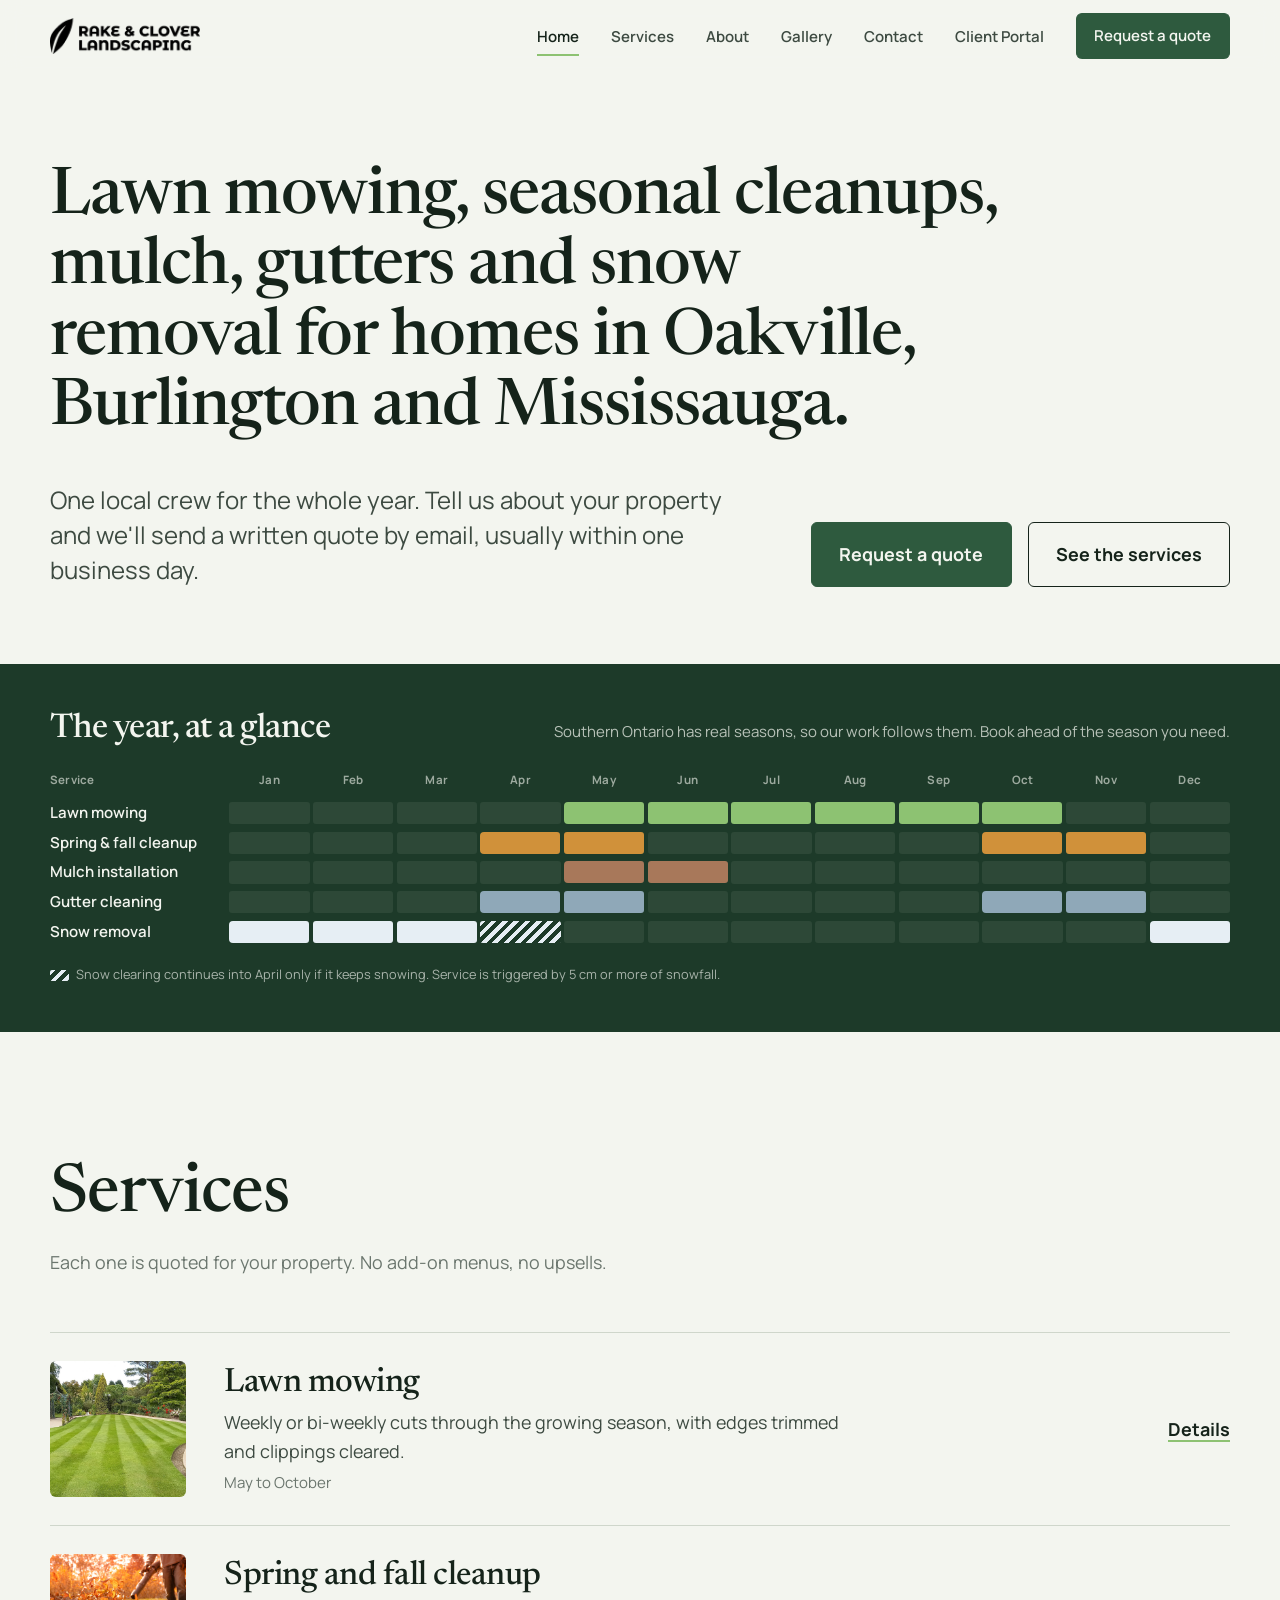
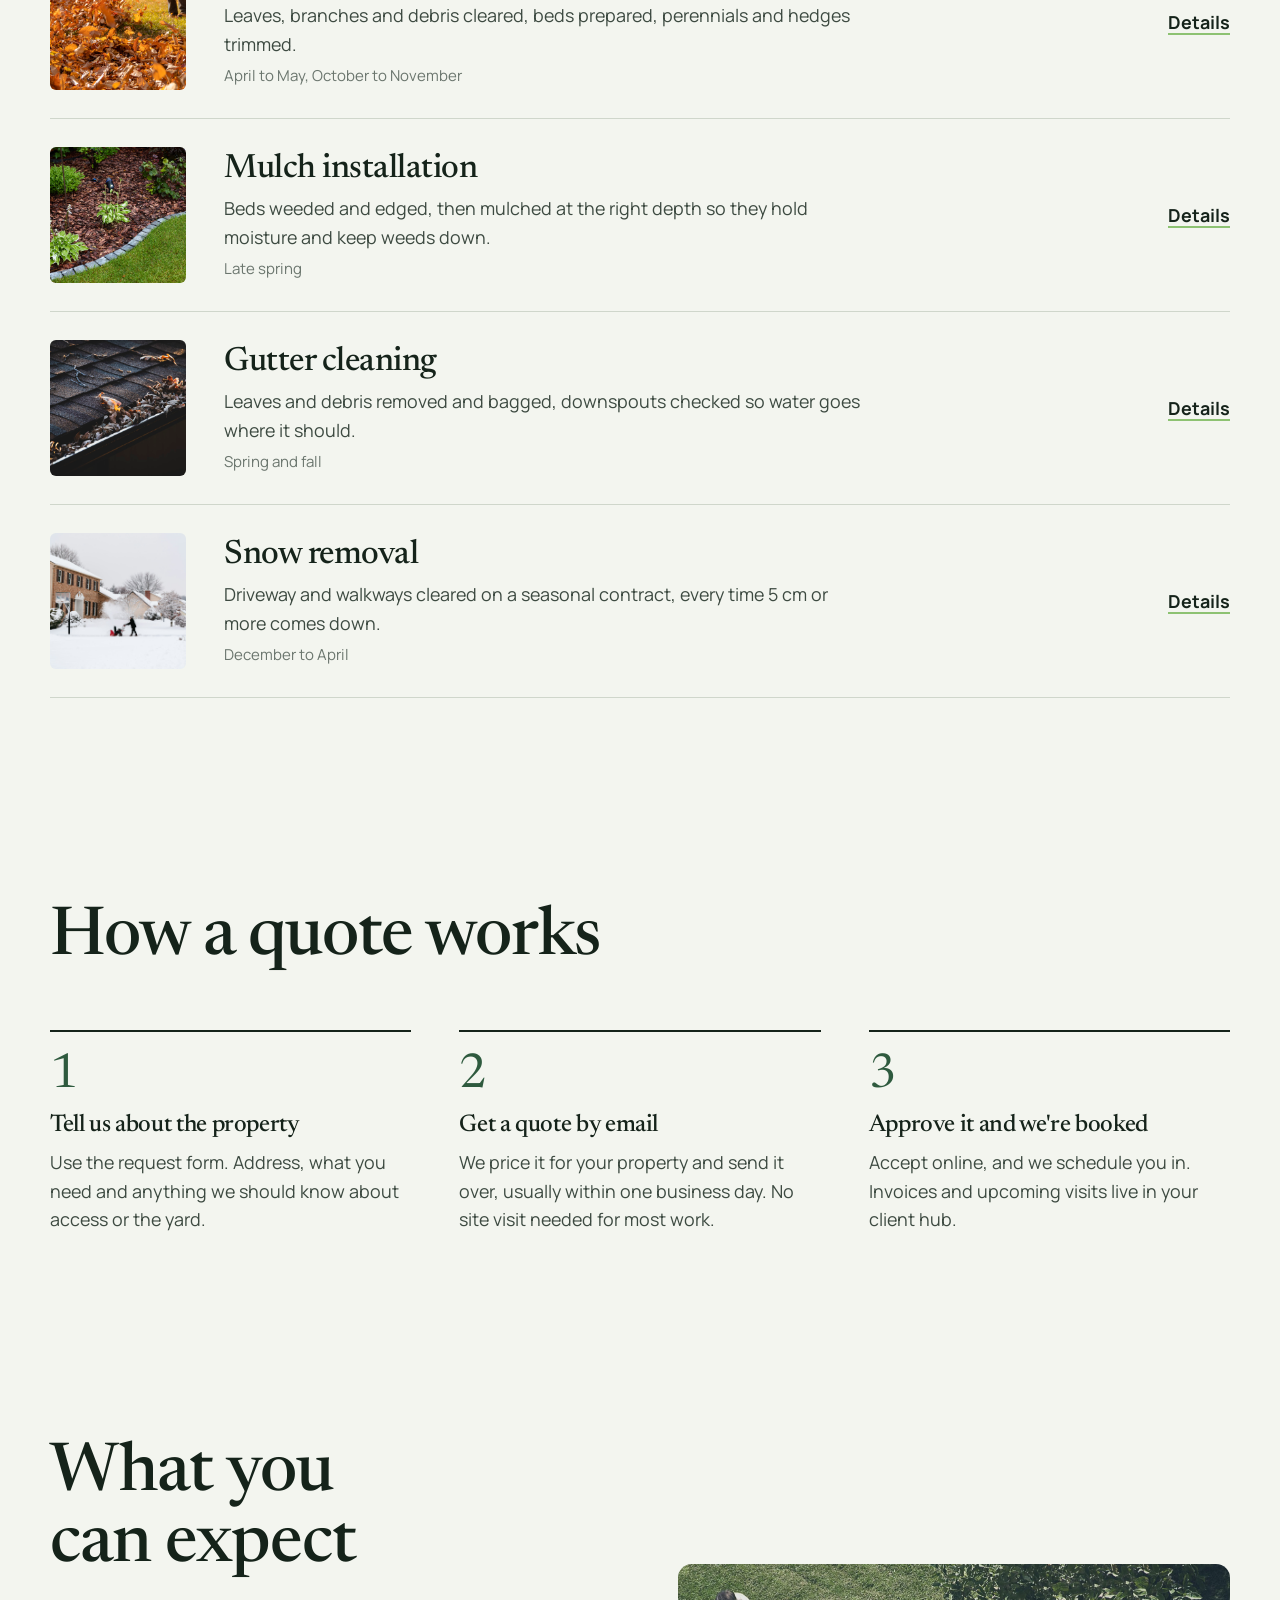
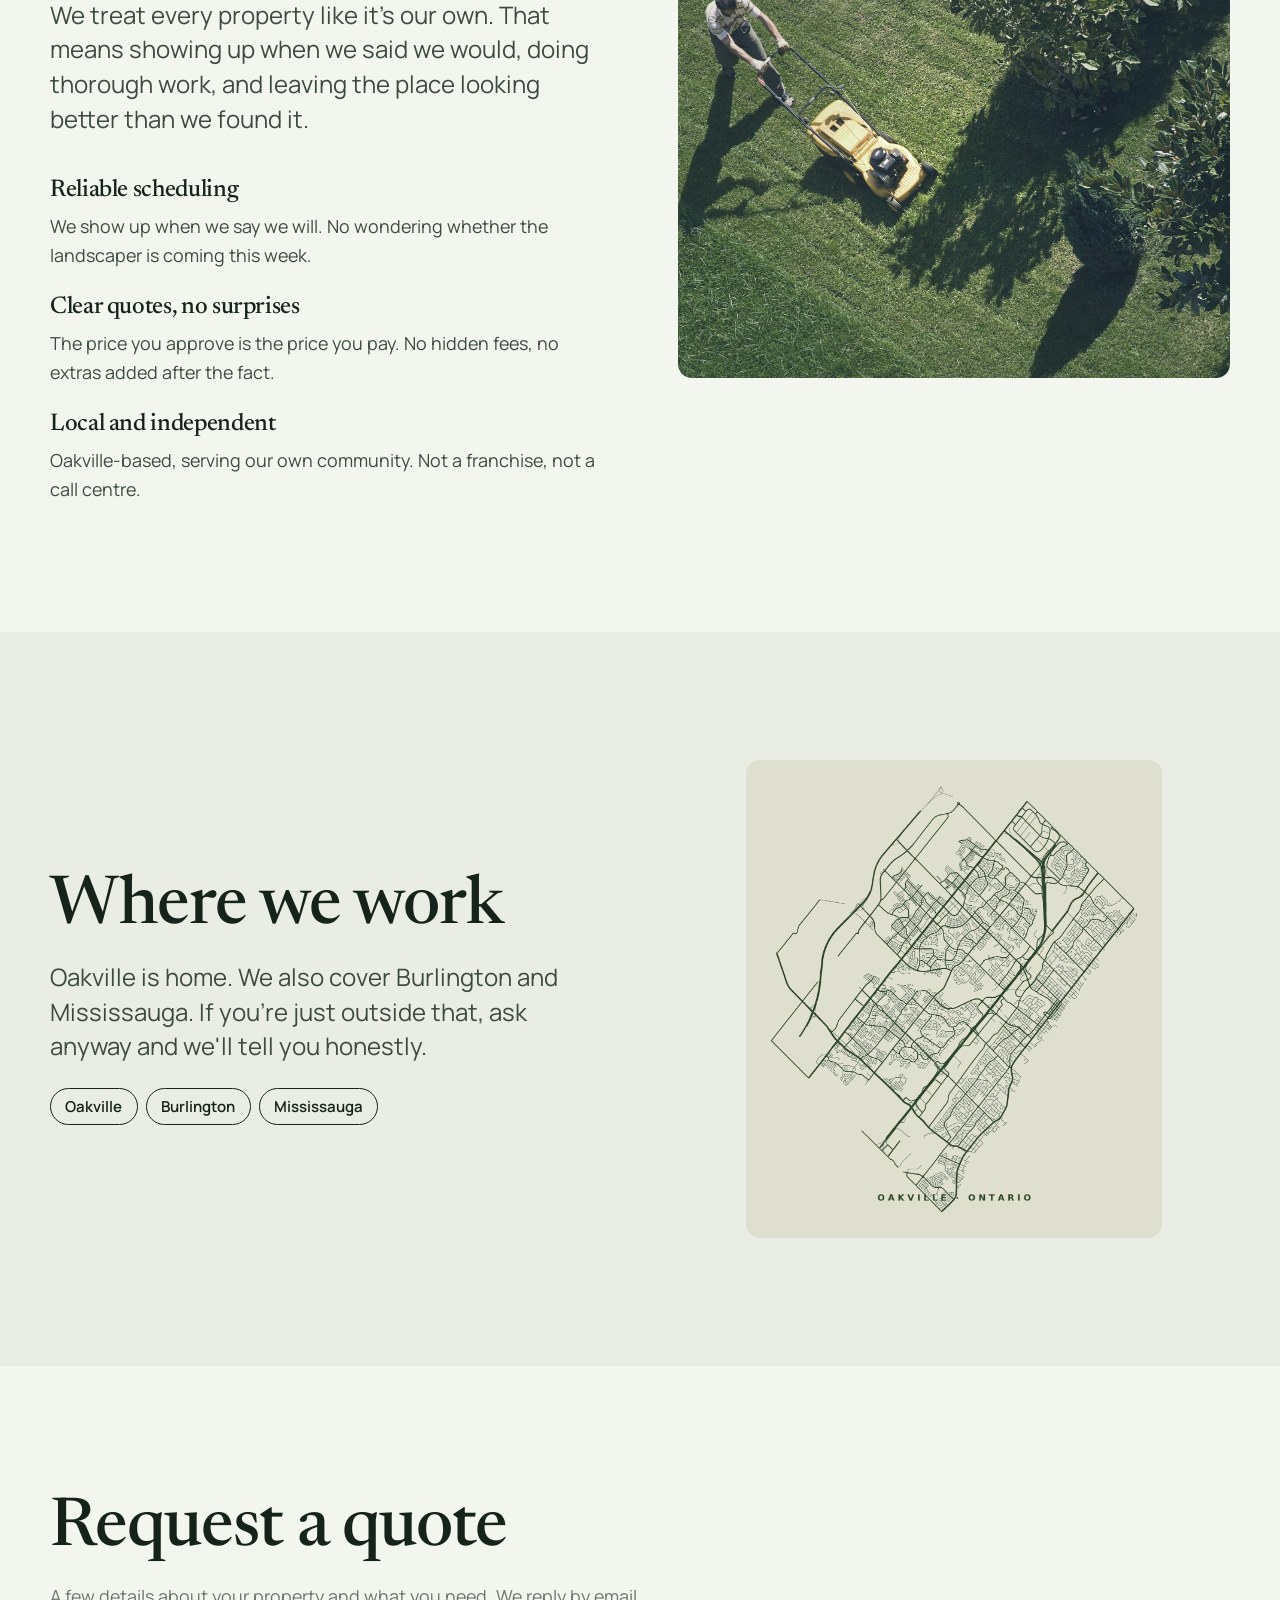
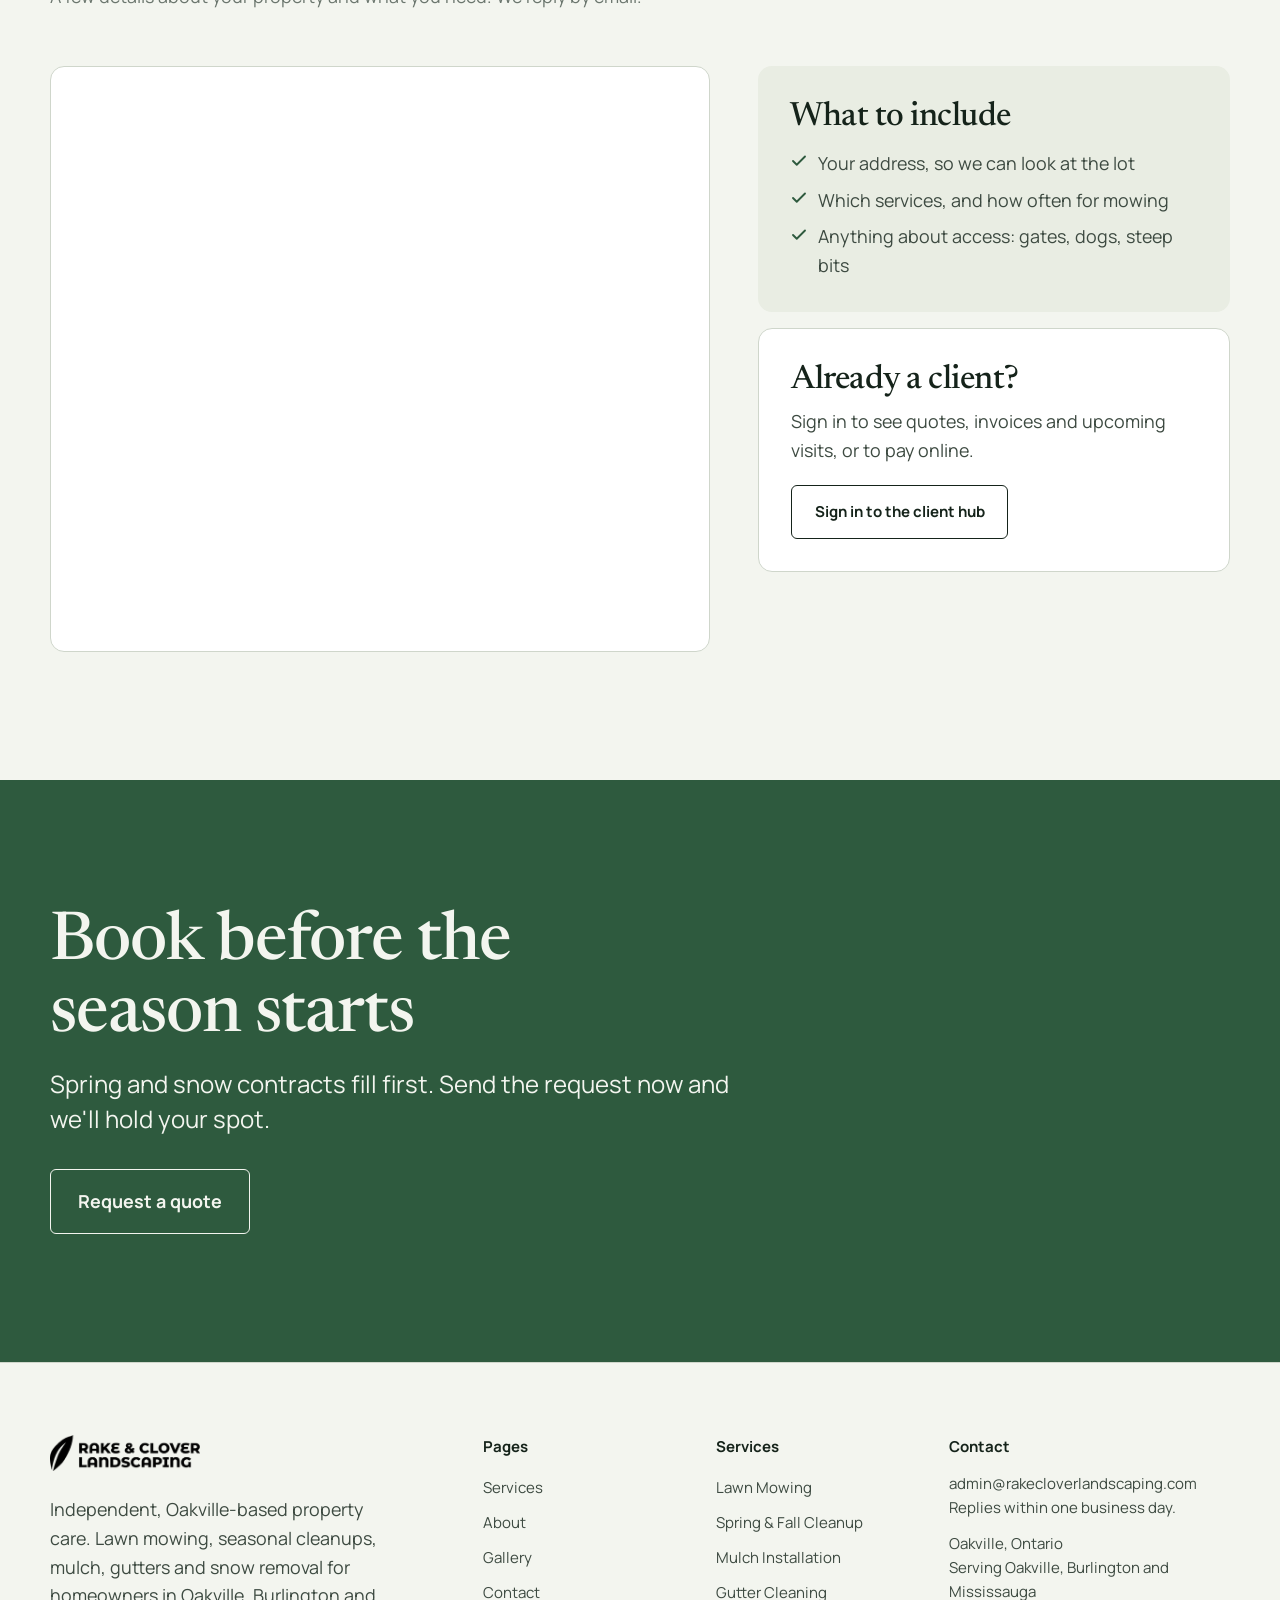
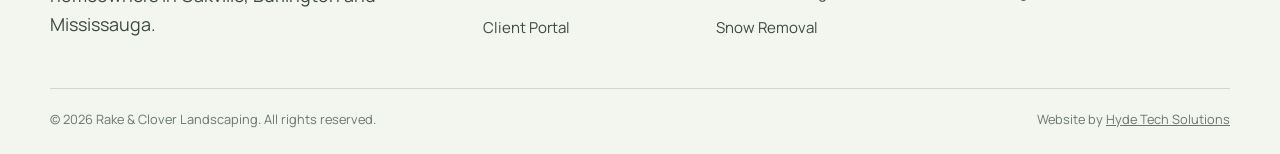
<file: index.html>
<!DOCTYPE html>
<html lang="en">
<head> <meta charset="UTF-8"> <meta name="robots" content="noindex, nofollow"> <meta name="viewport" content="width=device-width, initial-scale=1.0">  <title>Landscaping Oakville | Lawn Care, Cleanup & Snow Removal | Rake & Clover</title> <meta name="description" content="Rake & Clover Landscaping provides lawn mowing, spring and fall cleanup, mulch, gutter cleaning and snow removal in Oakville, Burlington and Mississauga. Request a quote by email."> <meta property="og:title" content="Landscaping Oakville | Lawn Care, Cleanup & Snow Removal | Rake & Clover"> <meta property="og:description" content="Rake & Clover Landscaping provides lawn mowing, spring and fall cleanup, mulch, gutter cleaning and snow removal in Oakville, Burlington and Mississauga. Request a quote by email."> <meta property="og:type" content="website"> <meta property="og:url" content="https://rakecloverlandscaping.com/"> <meta property="og:image" content="https://rakecloverlandscaping.com/images/lawn-care.jpg"> <meta name="theme-color" content="#1d3a29"> <link rel="stylesheet" href="css/style.css"> <link rel="preconnect" href="https://fonts.googleapis.com"> <link rel="preconnect" href="https://fonts.gstatic.com" crossorigin> <link href="https://fonts.googleapis.com/css2?family=Manrope:wght@400;600;700&family=Newsreader:ital,opsz,wght@0,6..72,400;0,6..72,500;1,6..72,400&display=swap" rel="stylesheet"> <link rel="icon" type="image/png" sizes="32x32" href="favicon-32.png?v=4"> <link rel="apple-touch-icon" href="apple-touch-icon.png?v=4">
<script type="application/ld+json">{"@context":"https://schema.org","@type":"HomeAndConstructionBusiness","additionalType":"https://en.wikipedia.org/wiki/Landscaping","name":"Rake & Clover Landscaping","url":"https://rakecloverlandscaping.com/","email":"admin@rakecloverlandscaping.com","image":"https://rakecloverlandscaping.com/images/brand-logo.png","address":{"@type":"PostalAddress","addressLocality":"Oakville","addressRegion":"ON","addressCountry":"CA"},"areaServed":[{"@type":"City","name":"Oakville"},{"@type":"City","name":"Burlington"},{"@type":"City","name":"Mississauga"}],"description":"Residential lawn care and seasonal property services: mowing, spring and fall cleanup, mulch installation, gutter cleaning and snow removal.","hasOfferCatalog":{"@type":"OfferCatalog","name":"Services","itemListElement":[{"@type":"Offer","itemOffered":{"@type":"Service","name":"Lawn Mowing"}},{"@type":"Offer","itemOffered":{"@type":"Service","name":"Spring and Fall Cleanup"}},{"@type":"Offer","itemOffered":{"@type":"Service","name":"Mulch Installation"}},{"@type":"Offer","itemOffered":{"@type":"Service","name":"Gutter Cleaning"}},{"@type":"Offer","itemOffered":{"@type":"Service","name":"Snow Removal"}}]}}</script><!-- Meta Pixel Code -->
<script>
!function(f,b,e,v,n,t,s)
{if(f.fbq)return;n=f.fbq=function(){n.callMethod?
n.callMethod.apply(n,arguments):n.queue.push(arguments)};
if(!f._fbq)f._fbq=n;n.push=n;n.loaded=!0;n.version='2.0';
n.queue=[];t=b.createElement(e);t.async=!0;
t.src=v;s=b.getElementsByTagName(e)[0];
s.parentNode.insertBefore(t,s)}(window, document,'script',
'https://connect.facebook.net/en_US/fbevents.js');
fbq('init', '1283860010604973');
fbq('track', 'PageView');
</script>
<noscript><img height="1" width="1" style="display:none"
src="https://www.facebook.com/tr?id=1283860010604973&ev=PageView&noscript=1"
/></noscript>
<!-- End Meta Pixel Code -->
<!-- Google tag (gtag.js) - GA4 -->
<script async src="https://www.googletagmanager.com/gtag/js?id=G-S17SQBLR7B"></script>
<script>
  window.dataLayer = window.dataLayer || [];
  function gtag(){dataLayer.push(arguments);}
  gtag('js', new Date());
  gtag('config', 'G-S17SQBLR7B');
</script>
<!-- End Google tag -->
</head>
<body>
<svg style="display:none" aria-hidden="true"><defs>
<symbol id="i-check" viewBox="0 0 24 24" fill="none" stroke="currentColor" stroke-width="2.5" stroke-linecap="round" stroke-linejoin="round"><polyline points="20 6 9 17 4 12"/></symbol>
<symbol id="i-mail" viewBox="0 0 24 24" fill="none" stroke="currentColor" stroke-width="2" stroke-linecap="round" stroke-linejoin="round"><path d="M4 4h16c1.1 0 2 .9 2 2v12c0 1.1-.9 2-2 2H4c-1.1 0-2-.9-2-2V6c0-1.1.9-2 2-2z"/><polyline points="22,6 12,13 2,6"/></symbol>
<symbol id="i-pin" viewBox="0 0 24 24" fill="none" stroke="currentColor" stroke-width="2" stroke-linecap="round" stroke-linejoin="round"><path d="M21 10c0 7-9 13-9 13s-9-6-9-13a9 9 0 0 1 18 0z"/><circle cx="12" cy="10" r="3"/></symbol>
<symbol id="i-clock" viewBox="0 0 24 24" fill="none" stroke="currentColor" stroke-width="2" stroke-linecap="round" stroke-linejoin="round"><circle cx="12" cy="12" r="10"/><polyline points="12 6 12 12 16 14"/></symbol>
<symbol id="i-ruler" viewBox="0 0 24 24" fill="none" stroke="currentColor" stroke-width="2" stroke-linecap="round" stroke-linejoin="round"><path d="M3 17 17 3l4 4L7 21z"/><path d="m7 13 2 2M10 10l2 2M13 7l2 2"/></symbol>
<symbol id="i-chat" viewBox="0 0 24 24" fill="none" stroke="currentColor" stroke-width="2" stroke-linecap="round" stroke-linejoin="round"><path d="M21 15a2 2 0 0 1-2 2H7l-4 4V5a2 2 0 0 1 2-2h14a2 2 0 0 1 2 2z"/></symbol>
</defs></svg>
<a class="sr-only" href="#main">Skip to content</a>
<header class="header"><div class="wrap"><nav class="navbar" aria-label="Main">
<a href="index.html" class="logo"><img class="brand-logo" src="images/brand-logo.png" alt="Rake & Clover Landscaping" width="320" height="77"></a>
<button class="nav-toggle" aria-label="Toggle navigation" aria-expanded="false"><span></span><span></span><span></span></button>
<ul class="nav-menu">
<li><a href="index.html" class="active">Home</a></li>
<li><a href="services.html">Services</a></li>
<li><a href="about.html">About</a></li>
<li><a href="gallery.html">Gallery</a></li>
<li><a href="contact.html">Contact</a></li>
<li><a href="portal.html">Client Portal</a></li>
<li><a href="index.html#quote" class="btn btn-primary">Request a quote</a></li>
</ul>
</nav></div></header>
<main id="main">

<section class="hero"><div class="wrap">
<h1>Lawn mowing, seasonal cleanups, mulch, gutters and snow removal for homes in Oakville, Burlington and Mississauga.</h1>
<div class="hero-row">
<p class="lede">One local crew for the whole year. Tell us about your property and we'll send a written quote by email, usually within one business day.</p>
<div class="hero-ctas"><a href="#quote" class="btn btn-primary btn-lg">Request a quote</a><a href="services.html" class="btn btn-outline btn-lg">See the services</a></div>
</div>
</div></section>

<section class="seasons" aria-labelledby="seasons-h"><div class="wrap">
<div class="seasons-head"><h2 id="seasons-h">The year, at a glance</h2><p>Southern Ontario has real seasons, so our work follows them. Book ahead of the season you need.</p></div>
<div class="season-grid" role="table" aria-label="Service months">
<div class="season-months" role="row"><span>Service</span><span role="columnheader">Jan</span><span role="columnheader">Feb</span><span role="columnheader">Mar</span><span role="columnheader">Apr</span><span role="columnheader">May</span><span role="columnheader">Jun</span><span role="columnheader">Jul</span><span role="columnheader">Aug</span><span role="columnheader">Sep</span><span role="columnheader">Oct</span><span role="columnheader">Nov</span><span role="columnheader">Dec</span></div>
<div class="season-row" data-c="mow" role="row"><a class="label" href="services.html#lawn-care" role="rowheader">Lawn mowing</a><span class="cell" role="cell" aria-label="Jan: no"></span><span class="cell" role="cell" aria-label="Feb: no"></span><span class="cell" role="cell" aria-label="Mar: no"></span><span class="cell" role="cell" aria-label="Apr: no"></span><span class="cell on start" style="--i:1" role="cell" aria-label="May: yes"></span><span class="cell on" style="--i:2" role="cell" aria-label="Jun: yes"></span><span class="cell on" style="--i:3" role="cell" aria-label="Jul: yes"></span><span class="cell on" style="--i:4" role="cell" aria-label="Aug: yes"></span><span class="cell on" style="--i:5" role="cell" aria-label="Sep: yes"></span><span class="cell on" style="--i:6" role="cell" aria-label="Oct: yes"></span><span class="cell" role="cell" aria-label="Nov: no"></span><span class="cell" role="cell" aria-label="Dec: no"></span></div>
<div class="season-row" data-c="clean" role="row"><a class="label" href="services.html#seasonal" role="rowheader">Spring & fall cleanup</a><span class="cell" role="cell" aria-label="Jan: no"></span><span class="cell" role="cell" aria-label="Feb: no"></span><span class="cell" role="cell" aria-label="Mar: no"></span><span class="cell on start" style="--i:7" role="cell" aria-label="Apr: yes"></span><span class="cell on" style="--i:8" role="cell" aria-label="May: yes"></span><span class="cell" role="cell" aria-label="Jun: no"></span><span class="cell" role="cell" aria-label="Jul: no"></span><span class="cell" role="cell" aria-label="Aug: no"></span><span class="cell" role="cell" aria-label="Sep: no"></span><span class="cell on start" style="--i:9" role="cell" aria-label="Oct: yes"></span><span class="cell on" style="--i:10" role="cell" aria-label="Nov: yes"></span><span class="cell" role="cell" aria-label="Dec: no"></span></div>
<div class="season-row" data-c="mulch" role="row"><a class="label" href="services.html#mulch" role="rowheader">Mulch installation</a><span class="cell" role="cell" aria-label="Jan: no"></span><span class="cell" role="cell" aria-label="Feb: no"></span><span class="cell" role="cell" aria-label="Mar: no"></span><span class="cell" role="cell" aria-label="Apr: no"></span><span class="cell on start" style="--i:11" role="cell" aria-label="May: yes"></span><span class="cell on" style="--i:12" role="cell" aria-label="Jun: yes"></span><span class="cell" role="cell" aria-label="Jul: no"></span><span class="cell" role="cell" aria-label="Aug: no"></span><span class="cell" role="cell" aria-label="Sep: no"></span><span class="cell" role="cell" aria-label="Oct: no"></span><span class="cell" role="cell" aria-label="Nov: no"></span><span class="cell" role="cell" aria-label="Dec: no"></span></div>
<div class="season-row" data-c="gutter" role="row"><a class="label" href="services.html#gutter" role="rowheader">Gutter cleaning</a><span class="cell" role="cell" aria-label="Jan: no"></span><span class="cell" role="cell" aria-label="Feb: no"></span><span class="cell" role="cell" aria-label="Mar: no"></span><span class="cell on start" style="--i:13" role="cell" aria-label="Apr: yes"></span><span class="cell on" style="--i:14" role="cell" aria-label="May: yes"></span><span class="cell" role="cell" aria-label="Jun: no"></span><span class="cell" role="cell" aria-label="Jul: no"></span><span class="cell" role="cell" aria-label="Aug: no"></span><span class="cell" role="cell" aria-label="Sep: no"></span><span class="cell on start" style="--i:15" role="cell" aria-label="Oct: yes"></span><span class="cell on" style="--i:16" role="cell" aria-label="Nov: yes"></span><span class="cell" role="cell" aria-label="Dec: no"></span></div>
<div class="season-row" data-c="snow" role="row"><a class="label" href="services.html#snow" role="rowheader">Snow removal</a><span class="cell on start" style="--i:17" role="cell" aria-label="Jan: yes"></span><span class="cell on" style="--i:18" role="cell" aria-label="Feb: yes"></span><span class="cell on" style="--i:19" role="cell" aria-label="Mar: yes"></span><span class="cell trigger" role="cell" aria-label="Apr: as needed"></span><span class="cell" role="cell" aria-label="May: no"></span><span class="cell" role="cell" aria-label="Jun: no"></span><span class="cell" role="cell" aria-label="Jul: no"></span><span class="cell" role="cell" aria-label="Aug: no"></span><span class="cell" role="cell" aria-label="Sep: no"></span><span class="cell" role="cell" aria-label="Oct: no"></span><span class="cell" role="cell" aria-label="Nov: no"></span><span class="cell on start" style="--i:20" role="cell" aria-label="Dec: yes"></span></div>
</div><div class="seasons-legend"><span>Snow clearing continues into April only if it keeps snowing. Service is triggered by 5 cm or more of snowfall.</span></div>
</div></section>

<section class="section" id="services" aria-labelledby="services-h"><div class="wrap">
<div class="section-head"><h2 id="services-h">Services</h2><p class="muted">Each one is quoted for your property. No add-on menus, no upsells.</p></div>
<div class="service-list">
<div class="service-row"><img src="images/lawn-care.jpg" alt="" width="800" height="800" loading="lazy"><div><h3>Lawn mowing</h3><p>Weekly or bi-weekly cuts through the growing season, with edges trimmed and clippings cleared.</p><p class="when">May to October</p></div><a class="link" href="services.html#lawn-care">Details</a></div>
<div class="service-row"><img src="images/leaf-cleanup.jpg" alt="" width="800" height="800" loading="lazy"><div><h3>Spring and fall cleanup</h3><p>Leaves, branches and debris cleared, beds prepared, perennials and hedges trimmed.</p><p class="when">April to May, October to November</p></div><a class="link" href="services.html#seasonal">Details</a></div>
<div class="service-row"><img src="images/mulch-garden.jpg" alt="" width="800" height="800" loading="lazy"><div><h3>Mulch installation</h3><p>Beds weeded and edged, then mulched at the right depth so they hold moisture and keep weeds down.</p><p class="when">Late spring</p></div><a class="link" href="services.html#mulch">Details</a></div>
<div class="service-row"><img src="images/gutter-cleaning.jpg" alt="" width="800" height="800" loading="lazy"><div><h3>Gutter cleaning</h3><p>Leaves and debris removed and bagged, downspouts checked so water goes where it should.</p><p class="when">Spring and fall</p></div><a class="link" href="services.html#gutter">Details</a></div>
<div class="service-row"><img src="images/snow-removal.jpg" alt="" width="1200" height="1200" loading="lazy"><div><h3>Snow removal</h3><p>Driveway and walkways cleared on a seasonal contract, every time 5 cm or more comes down.</p><p class="when">December to April</p></div><a class="link" href="services.html#snow">Details</a></div>
</div>
</div></section>

<section class="section-tight" aria-labelledby="how-h"><div class="wrap">
<div class="section-head"><h2 id="how-h">How a quote works</h2></div>
<ol class="steps">
<li class="step"><h3>Tell us about the property</h3><p>Use the request form. Address, what you need and anything we should know about access or the yard.</p></li>
<li class="step"><h3>Get a quote by email</h3><p>We price it for your property and send it over, usually within one business day. No site visit needed for most work.</p></li>
<li class="step"><h3>Approve it and we're booked</h3><p>Accept online, and we schedule you in. Invoices and upcoming visits live in your client hub.</p></li>
</ol>
</div></section>

<section class="section"><div class="wrap"><div class="split">
<div>
<h2>What you can expect</h2>
<p class="lede" style="margin-top:1rem">We treat every property like it's our own. That means showing up when we said we would, doing thorough work, and leaving the place looking better than we found it.</p>
<div class="promises" style="margin-top:2.5rem;grid-template-columns:1fr;gap:1.5rem">
<div class="promise"><h3>Reliable scheduling</h3><p>We show up when we say we will. No wondering whether the landscaper is coming this week.</p></div>
<div class="promise"><h3>Clear quotes, no surprises</h3><p>The price you approve is the price you pay. No hidden fees, no extras added after the fact.</p></div>
<div class="promise"><h3>Local and independent</h3><p>Oakville-based, serving our own community. Not a franchise, not a call centre.</p></div>
</div>
</div>
<img src="images/hero-wix.jpg" alt="Crew member mowing a lawn, seen from above" width="1920" height="1243" loading="lazy">
</div></div></section>

<section class="area section" aria-labelledby="area-h"><div class="wrap"><div class="area-grid">
<div><h2 id="area-h">Where we work</h2><p class="lede" style="margin-top:1rem">Oakville is home. We also cover Burlington and Mississauga. If you're just outside that, ask anyway and we'll tell you honestly.</p>
<ul class="towns" aria-label="Service area"><li>Oakville</li><li>Burlington</li><li>Mississauga</li></ul></div>
<div class="area-map"><img src="images/oakville-area.jpg" alt="Line map of Oakville, Ontario" width="1390" height="1599" loading="lazy"></div>
</div></div></section>

<section class="section" id="quote" aria-labelledby="quote-h"><div class="wrap">
<div class="section-head"><h2 id="quote-h">Request a quote</h2><p class="muted">A few details about your property and what you need. We reply by email.</p></div>
<div class="quote-grid">
<div class="card"><div class="jobber-embed"><div id="1b58b81e-cdf5-4b91-8c68-4f1d2977c3e0-2262174"></div> <link rel="stylesheet" href="https://d3ey4dbjkt2f6s.cloudfront.net/assets/external/work_request_embed.css" media="screen" /> <script src="https://d3ey4dbjkt2f6s.cloudfront.net/assets/static_link/work_request_embed_snippet.js" clienthub_id="1b58b81e-cdf5-4b91-8c68-4f1d2977c3e0-2262174" form_url="https://clienthub.getjobber.com/client_hubs/1b58b81e-cdf5-4b91-8c68-4f1d2977c3e0/public/work_request/embedded_work_request_form?form_id=2262174"></script></div></div>
<div class="card-stack">
<div class="card card-note"><h3>What to include</h3><ul><li><svg aria-hidden="true"><use href="#i-check"/></svg><span>Your address, so we can look at the lot</span></li><li><svg aria-hidden="true"><use href="#i-check"/></svg><span>Which services, and how often for mowing</span></li><li><svg aria-hidden="true"><use href="#i-check"/></svg><span>Anything about access: gates, dogs, steep bits</span></li></ul></div>
<div class="card"><h3>Already a client?</h3><p>Sign in to see quotes, invoices and upcoming visits, or to pay online.</p><a class="btn btn-outline" href="https://clienthub.getjobber.com/client_hubs/1b58b81e-cdf5-4b91-8c68-4f1d2977c3e0/login/new?source=share_login" target="_blank" rel="noopener">Sign in to the client hub</a></div>
</div>
</div>
</div></section>

<section class="closing section"><div class="wrap">
<h2>Book before the season starts</h2>
<p class="lede" style="color:inherit">Spring and snow contracts fill first. Send the request now and we'll hold your spot.</p>
<a href="#quote" class="btn btn-outline btn-lg">Request a quote</a>
</div></section>
</main>
<footer class="footer"><div class="wrap">
<div class="footer-grid">
<div class="footer-brand"><a href="index.html" class="logo"><img class="brand-logo" src="images/brand-logo.png" alt="Rake & Clover Landscaping" width="320" height="77"></a>
<p>Independent, Oakville-based property care. Lawn mowing, seasonal cleanups, mulch, gutters and snow removal for homeowners in Oakville, Burlington and Mississauga.</p></div>
<div><h4>Pages</h4><ul><li><a href="services.html">Services</a></li><li><a href="about.html">About</a></li><li><a href="gallery.html">Gallery</a></li><li><a href="contact.html">Contact</a></li><li><a href="portal.html">Client Portal</a></li></ul></div>
<div><h4>Services</h4><ul><li><a href="services.html#lawn-care">Lawn Mowing</a></li><li><a href="services.html#seasonal">Spring &amp; Fall Cleanup</a></li><li><a href="services.html#mulch">Mulch Installation</a></li><li><a href="services.html#gutter">Gutter Cleaning</a></li><li><a href="services.html#snow">Snow Removal</a></li></ul></div>
<div class="footer-contact"><h4>Contact</h4><p><a href="mailto:admin@rakecloverlandscaping.com">admin@rakecloverlandscaping.com</a></p><p>Replies within one business day.</p><p style="margin-top:.75rem">Oakville, Ontario<br>Serving Oakville, Burlington and Mississauga</p></div>
</div>
<div class="footer-bottom"><p>&copy; 2026 Rake &amp; Clover Landscaping. All rights reserved.</p><p>Website by <a href="https://hydetech.ca" target="_blank" rel="noopener">Hyde Tech Solutions</a></p></div>
</div></footer>
<script src="js/main.js"></script>
</body>
</html>
</file>
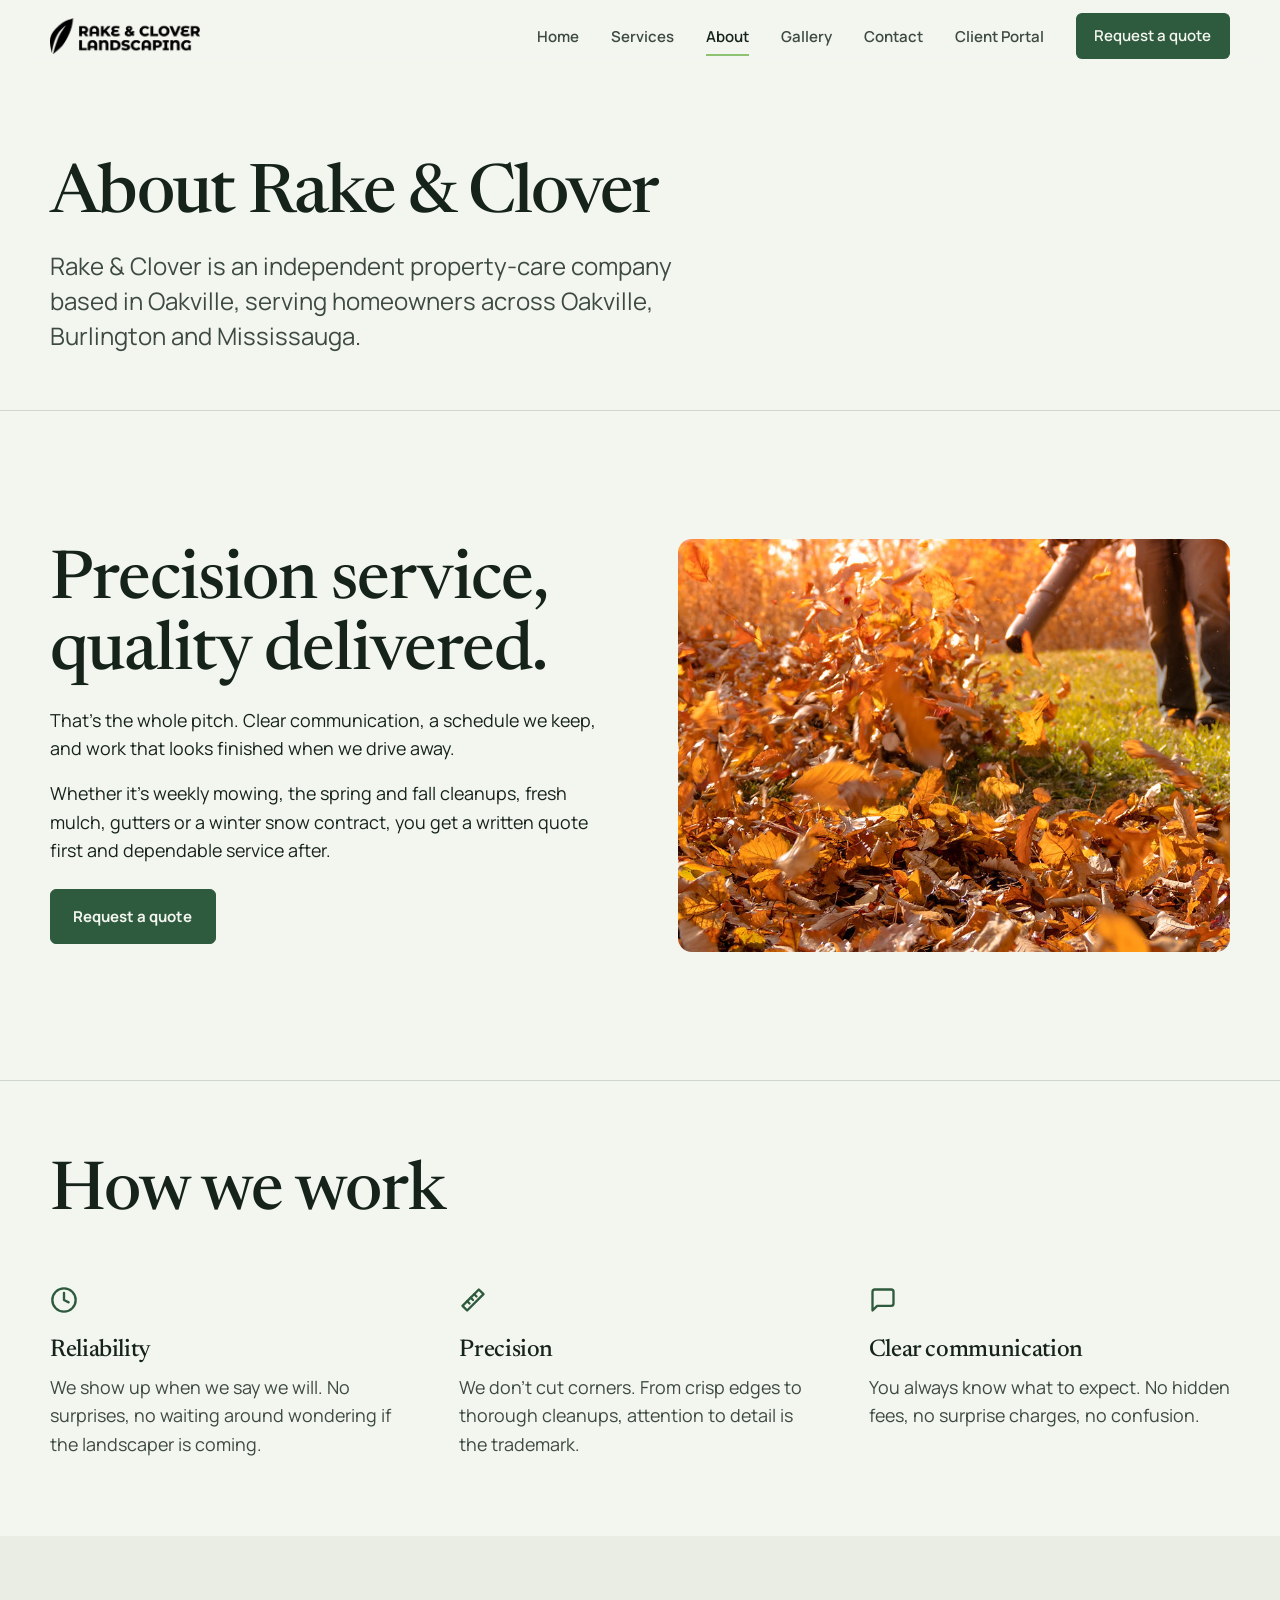
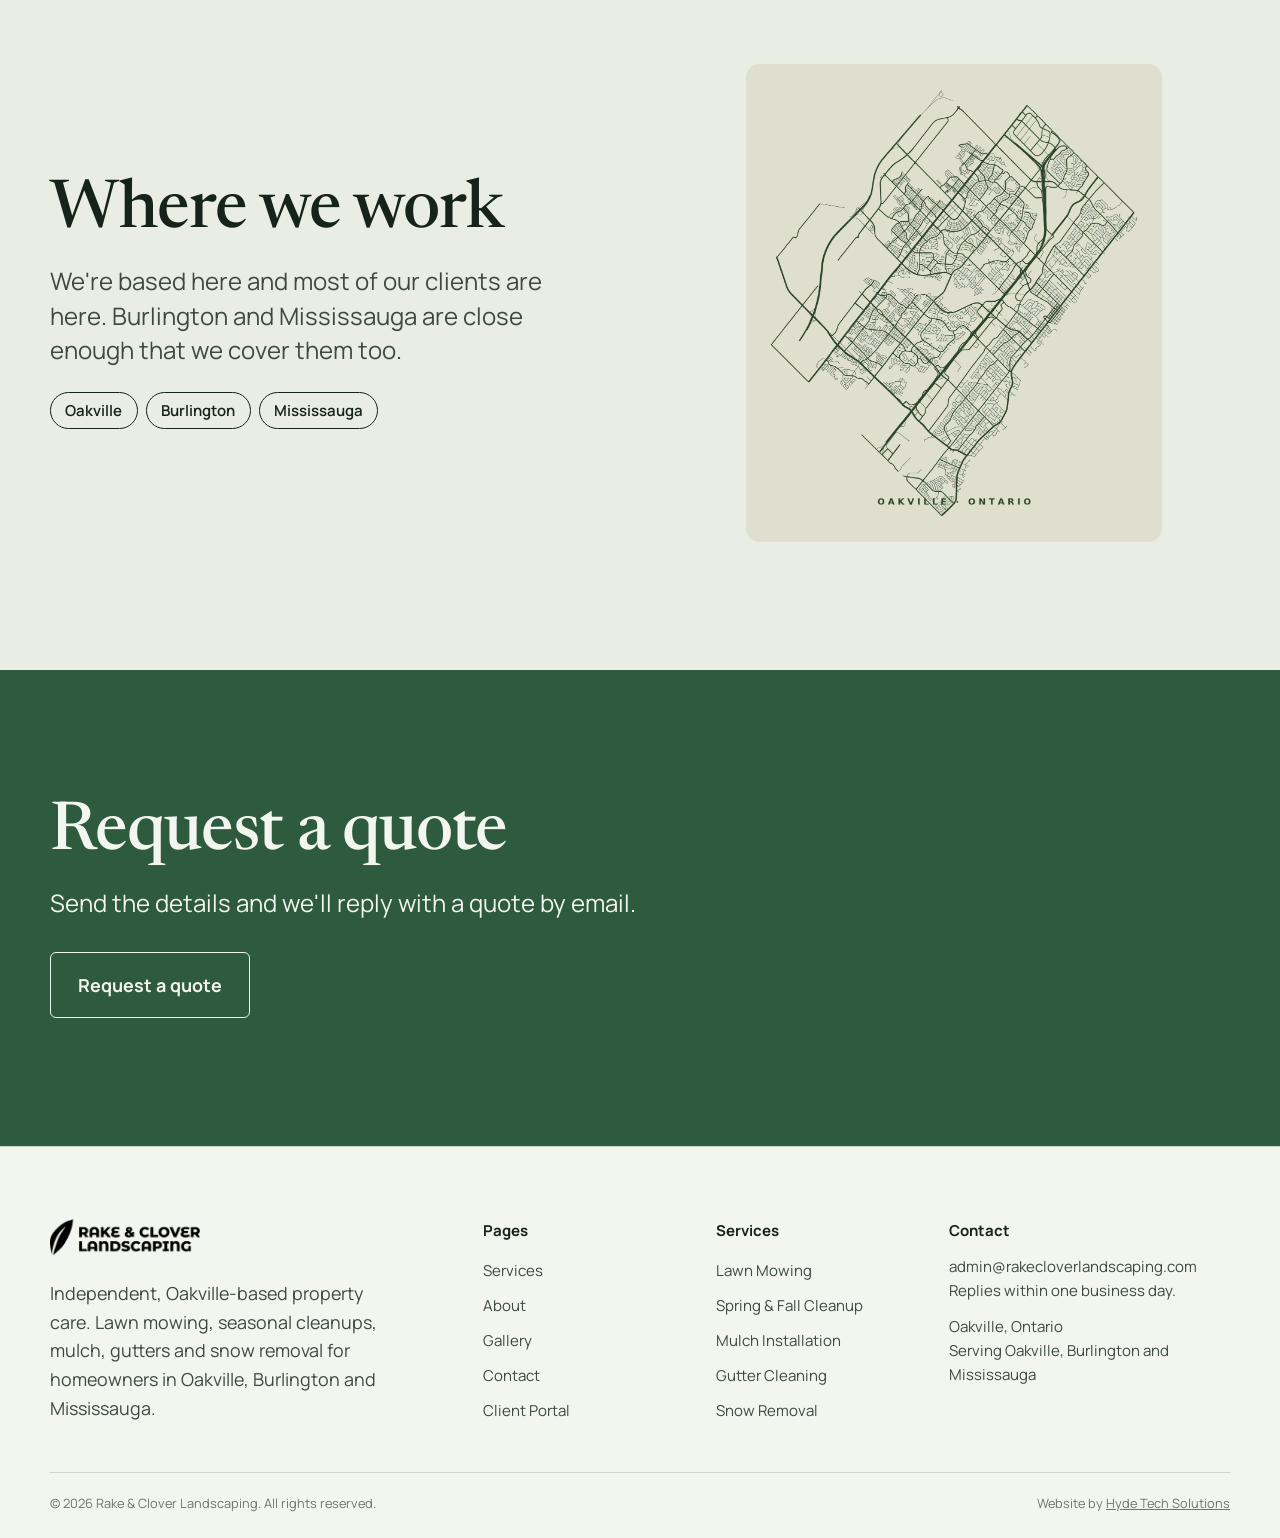
<file: about.html>
<!DOCTYPE html>
<html lang="en">
<head> <meta charset="UTF-8"> <meta name="robots" content="noindex, nofollow"> <meta name="viewport" content="width=device-width, initial-scale=1.0">  <title>About Rake & Clover Landscaping | Oakville, Ontario</title> <meta name="description" content="Rake & Clover is an independent, Oakville-based property care company serving Oakville, Burlington and Mississauga. Reliable scheduling, clear quotes, thorough work."> <meta property="og:title" content="About Rake & Clover Landscaping | Oakville, Ontario"> <meta property="og:description" content="Rake & Clover is an independent, Oakville-based property care company serving Oakville, Burlington and Mississauga. Reliable scheduling, clear quotes, thorough work."> <meta property="og:type" content="website"> <meta property="og:url" content="https://rakecloverlandscaping.com/about.html"> <meta property="og:image" content="https://rakecloverlandscaping.com/images/lawn-care.jpg"> <meta name="theme-color" content="#1d3a29"> <link rel="stylesheet" href="css/style.css"> <link rel="preconnect" href="https://fonts.googleapis.com"> <link rel="preconnect" href="https://fonts.gstatic.com" crossorigin> <link href="https://fonts.googleapis.com/css2?family=Manrope:wght@400;600;700&family=Newsreader:ital,opsz,wght@0,6..72,400;0,6..72,500;1,6..72,400&display=swap" rel="stylesheet"> <link rel="icon" type="image/png" sizes="32x32" href="favicon-32.png?v=4"> <link rel="apple-touch-icon" href="apple-touch-icon.png?v=4">
<script type="application/ld+json">{"@context":"https://schema.org","@type":"HomeAndConstructionBusiness","additionalType":"https://en.wikipedia.org/wiki/Landscaping","name":"Rake & Clover Landscaping","url":"https://rakecloverlandscaping.com/","email":"admin@rakecloverlandscaping.com","image":"https://rakecloverlandscaping.com/images/brand-logo.png","address":{"@type":"PostalAddress","addressLocality":"Oakville","addressRegion":"ON","addressCountry":"CA"},"areaServed":[{"@type":"City","name":"Oakville"},{"@type":"City","name":"Burlington"},{"@type":"City","name":"Mississauga"}],"description":"Residential lawn care and seasonal property services: mowing, spring and fall cleanup, mulch installation, gutter cleaning and snow removal.","hasOfferCatalog":{"@type":"OfferCatalog","name":"Services","itemListElement":[{"@type":"Offer","itemOffered":{"@type":"Service","name":"Lawn Mowing"}},{"@type":"Offer","itemOffered":{"@type":"Service","name":"Spring and Fall Cleanup"}},{"@type":"Offer","itemOffered":{"@type":"Service","name":"Mulch Installation"}},{"@type":"Offer","itemOffered":{"@type":"Service","name":"Gutter Cleaning"}},{"@type":"Offer","itemOffered":{"@type":"Service","name":"Snow Removal"}}]}}</script><!-- Meta Pixel Code -->
<script>
!function(f,b,e,v,n,t,s)
{if(f.fbq)return;n=f.fbq=function(){n.callMethod?
n.callMethod.apply(n,arguments):n.queue.push(arguments)};
if(!f._fbq)f._fbq=n;n.push=n;n.loaded=!0;n.version='2.0';
n.queue=[];t=b.createElement(e);t.async=!0;
t.src=v;s=b.getElementsByTagName(e)[0];
s.parentNode.insertBefore(t,s)}(window, document,'script',
'https://connect.facebook.net/en_US/fbevents.js');
fbq('init', '1283860010604973');
fbq('track', 'PageView');
</script>
<noscript><img height="1" width="1" style="display:none"
src="https://www.facebook.com/tr?id=1283860010604973&ev=PageView&noscript=1"
/></noscript>
<!-- End Meta Pixel Code -->
<!-- Google tag (gtag.js) - GA4 -->
<script async src="https://www.googletagmanager.com/gtag/js?id=G-S17SQBLR7B"></script>
<script>
  window.dataLayer = window.dataLayer || [];
  function gtag(){dataLayer.push(arguments);}
  gtag('js', new Date());
  gtag('config', 'G-S17SQBLR7B');
</script>
<!-- End Google tag -->
</head>
<body>
<svg style="display:none" aria-hidden="true"><defs>
<symbol id="i-check" viewBox="0 0 24 24" fill="none" stroke="currentColor" stroke-width="2.5" stroke-linecap="round" stroke-linejoin="round"><polyline points="20 6 9 17 4 12"/></symbol>
<symbol id="i-mail" viewBox="0 0 24 24" fill="none" stroke="currentColor" stroke-width="2" stroke-linecap="round" stroke-linejoin="round"><path d="M4 4h16c1.1 0 2 .9 2 2v12c0 1.1-.9 2-2 2H4c-1.1 0-2-.9-2-2V6c0-1.1.9-2 2-2z"/><polyline points="22,6 12,13 2,6"/></symbol>
<symbol id="i-pin" viewBox="0 0 24 24" fill="none" stroke="currentColor" stroke-width="2" stroke-linecap="round" stroke-linejoin="round"><path d="M21 10c0 7-9 13-9 13s-9-6-9-13a9 9 0 0 1 18 0z"/><circle cx="12" cy="10" r="3"/></symbol>
<symbol id="i-clock" viewBox="0 0 24 24" fill="none" stroke="currentColor" stroke-width="2" stroke-linecap="round" stroke-linejoin="round"><circle cx="12" cy="12" r="10"/><polyline points="12 6 12 12 16 14"/></symbol>
<symbol id="i-ruler" viewBox="0 0 24 24" fill="none" stroke="currentColor" stroke-width="2" stroke-linecap="round" stroke-linejoin="round"><path d="M3 17 17 3l4 4L7 21z"/><path d="m7 13 2 2M10 10l2 2M13 7l2 2"/></symbol>
<symbol id="i-chat" viewBox="0 0 24 24" fill="none" stroke="currentColor" stroke-width="2" stroke-linecap="round" stroke-linejoin="round"><path d="M21 15a2 2 0 0 1-2 2H7l-4 4V5a2 2 0 0 1 2-2h14a2 2 0 0 1 2 2z"/></symbol>
</defs></svg>
<a class="sr-only" href="#main">Skip to content</a>
<header class="header"><div class="wrap"><nav class="navbar" aria-label="Main">
<a href="index.html" class="logo"><img class="brand-logo" src="images/brand-logo.png" alt="Rake & Clover Landscaping" width="320" height="77"></a>
<button class="nav-toggle" aria-label="Toggle navigation" aria-expanded="false"><span></span><span></span><span></span></button>
<ul class="nav-menu">
<li><a href="index.html">Home</a></li>
<li><a href="services.html">Services</a></li>
<li><a href="about.html" class="active">About</a></li>
<li><a href="gallery.html">Gallery</a></li>
<li><a href="contact.html">Contact</a></li>
<li><a href="portal.html">Client Portal</a></li>
<li><a href="index.html#quote" class="btn btn-primary">Request a quote</a></li>
</ul>
</nav></div></header>
<main id="main">

<section class="page-head"><div class="wrap"><h1>About Rake &amp; Clover</h1><p class="lede">Rake &amp; Clover is an independent property-care company based in Oakville, serving homeowners across Oakville, Burlington and Mississauga.</p></div></section>
<section class="section"><div class="wrap"><div class="split reverse">
<img src="images/leaf-cleanup.jpg" alt="Fall leaves being cleared from a lawn" width="800" height="800" loading="lazy">
<div class="prose">
<h2>Precision service, quality delivered.</h2>
<p style="margin-top:1rem">That's the whole pitch. Clear communication, a schedule we keep, and work that looks finished when we drive away.</p>
<p>Whether it's weekly mowing, the spring and fall cleanups, fresh mulch, gutters or a winter snow contract, you get a written quote first and dependable service after.</p>
<a href="index.html#quote" class="btn btn-primary">Request a quote</a>
</div>
</div></div></section>
<section class="section-tight" style="border-top:1px solid var(--line)"><div class="wrap">
<div class="section-head"><h2>How we work</h2></div>
<div class="promises">
<div class="promise"><svg aria-hidden="true"><use href="#i-clock"/></svg><h3>Reliability</h3><p>We show up when we say we will. No surprises, no waiting around wondering if the landscaper is coming.</p></div>
<div class="promise"><svg aria-hidden="true"><use href="#i-ruler"/></svg><h3>Precision</h3><p>We don't cut corners. From crisp edges to thorough cleanups, attention to detail is the trademark.</p></div>
<div class="promise"><svg aria-hidden="true"><use href="#i-chat"/></svg><h3>Clear communication</h3><p>You always know what to expect. No hidden fees, no surprise charges, no confusion.</p></div>
</div>
</div></section>
<section class="area section"><div class="wrap"><div class="area-grid">
<div><h2>Where we work</h2><p class="lede" style="margin-top:1rem">We're based here and most of our clients are here. Burlington and Mississauga are close enough that we cover them too.</p>
<ul class="towns"><li>Oakville</li><li>Burlington</li><li>Mississauga</li></ul></div>
<div class="area-map"><img src="images/oakville-area.jpg" alt="Line map of Oakville, Ontario" width="1390" height="1599" loading="lazy"></div>
</div></div></section>
<section class="closing section"><div class="wrap"><h2>Request a quote</h2><p class="lede" style="color:inherit">Send the details and we'll reply with a quote by email.</p><a href="index.html#quote" class="btn btn-outline btn-lg">Request a quote</a></div></section>
</main>
<footer class="footer"><div class="wrap">
<div class="footer-grid">
<div class="footer-brand"><a href="index.html" class="logo"><img class="brand-logo" src="images/brand-logo.png" alt="Rake & Clover Landscaping" width="320" height="77"></a>
<p>Independent, Oakville-based property care. Lawn mowing, seasonal cleanups, mulch, gutters and snow removal for homeowners in Oakville, Burlington and Mississauga.</p></div>
<div><h4>Pages</h4><ul><li><a href="services.html">Services</a></li><li><a href="about.html">About</a></li><li><a href="gallery.html">Gallery</a></li><li><a href="contact.html">Contact</a></li><li><a href="portal.html">Client Portal</a></li></ul></div>
<div><h4>Services</h4><ul><li><a href="services.html#lawn-care">Lawn Mowing</a></li><li><a href="services.html#seasonal">Spring &amp; Fall Cleanup</a></li><li><a href="services.html#mulch">Mulch Installation</a></li><li><a href="services.html#gutter">Gutter Cleaning</a></li><li><a href="services.html#snow">Snow Removal</a></li></ul></div>
<div class="footer-contact"><h4>Contact</h4><p><a href="mailto:admin@rakecloverlandscaping.com">admin@rakecloverlandscaping.com</a></p><p>Replies within one business day.</p><p style="margin-top:.75rem">Oakville, Ontario<br>Serving Oakville, Burlington and Mississauga</p></div>
</div>
<div class="footer-bottom"><p>&copy; 2026 Rake &amp; Clover Landscaping. All rights reserved.</p><p>Website by <a href="https://hydetech.ca" target="_blank" rel="noopener">Hyde Tech Solutions</a></p></div>
</div></footer>
<script src="js/main.js"></script>
</body>
</html>
</file>
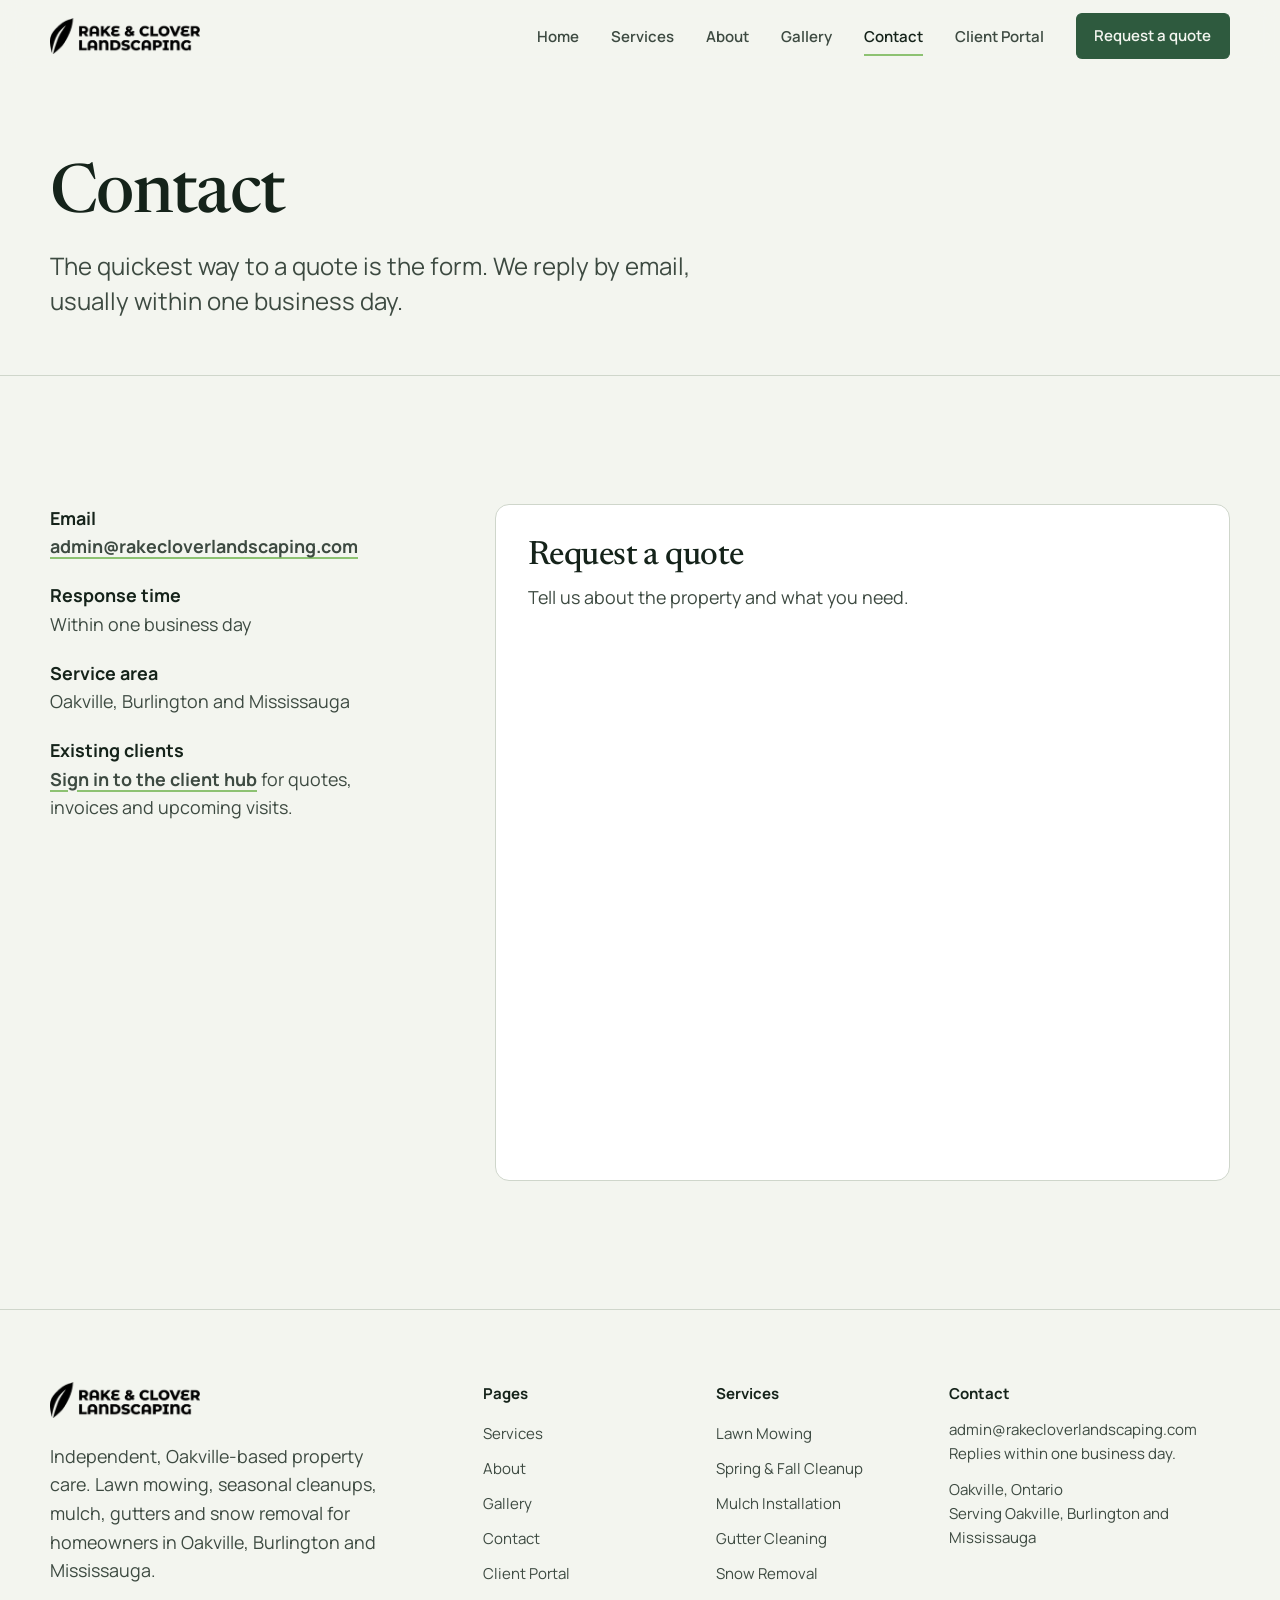
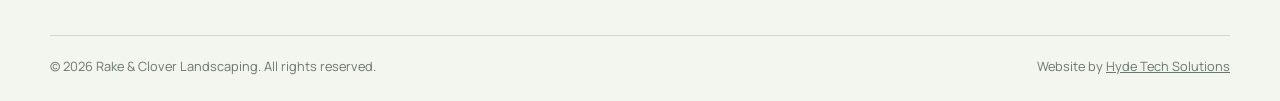
<file: contact.html>
<!DOCTYPE html>
<html lang="en">
<head> <meta charset="UTF-8"> <meta name="robots" content="noindex, nofollow"> <meta name="viewport" content="width=device-width, initial-scale=1.0">  <title>Contact | Request a Quote | Rake & Clover Landscaping</title> <meta name="description" content="Request a landscaping quote in Oakville, Burlington or Mississauga. Rake & Clover replies by email within one business day."> <meta property="og:title" content="Contact | Request a Quote | Rake & Clover Landscaping"> <meta property="og:description" content="Request a landscaping quote in Oakville, Burlington or Mississauga. Rake & Clover replies by email within one business day."> <meta property="og:type" content="website"> <meta property="og:url" content="https://rakecloverlandscaping.com/contact.html"> <meta property="og:image" content="https://rakecloverlandscaping.com/images/lawn-care.jpg"> <meta name="theme-color" content="#1d3a29"> <link rel="stylesheet" href="css/style.css"> <link rel="preconnect" href="https://fonts.googleapis.com"> <link rel="preconnect" href="https://fonts.gstatic.com" crossorigin> <link href="https://fonts.googleapis.com/css2?family=Manrope:wght@400;600;700&family=Newsreader:ital,opsz,wght@0,6..72,400;0,6..72,500;1,6..72,400&display=swap" rel="stylesheet"> <link rel="icon" type="image/png" sizes="32x32" href="favicon-32.png?v=4"> <link rel="apple-touch-icon" href="apple-touch-icon.png?v=4">
<script type="application/ld+json">{"@context":"https://schema.org","@type":"HomeAndConstructionBusiness","additionalType":"https://en.wikipedia.org/wiki/Landscaping","name":"Rake & Clover Landscaping","url":"https://rakecloverlandscaping.com/","email":"admin@rakecloverlandscaping.com","image":"https://rakecloverlandscaping.com/images/brand-logo.png","address":{"@type":"PostalAddress","addressLocality":"Oakville","addressRegion":"ON","addressCountry":"CA"},"areaServed":[{"@type":"City","name":"Oakville"},{"@type":"City","name":"Burlington"},{"@type":"City","name":"Mississauga"}],"description":"Residential lawn care and seasonal property services: mowing, spring and fall cleanup, mulch installation, gutter cleaning and snow removal.","hasOfferCatalog":{"@type":"OfferCatalog","name":"Services","itemListElement":[{"@type":"Offer","itemOffered":{"@type":"Service","name":"Lawn Mowing"}},{"@type":"Offer","itemOffered":{"@type":"Service","name":"Spring and Fall Cleanup"}},{"@type":"Offer","itemOffered":{"@type":"Service","name":"Mulch Installation"}},{"@type":"Offer","itemOffered":{"@type":"Service","name":"Gutter Cleaning"}},{"@type":"Offer","itemOffered":{"@type":"Service","name":"Snow Removal"}}]}}</script><!-- Meta Pixel Code -->
<script>
!function(f,b,e,v,n,t,s)
{if(f.fbq)return;n=f.fbq=function(){n.callMethod?
n.callMethod.apply(n,arguments):n.queue.push(arguments)};
if(!f._fbq)f._fbq=n;n.push=n;n.loaded=!0;n.version='2.0';
n.queue=[];t=b.createElement(e);t.async=!0;
t.src=v;s=b.getElementsByTagName(e)[0];
s.parentNode.insertBefore(t,s)}(window, document,'script',
'https://connect.facebook.net/en_US/fbevents.js');
fbq('init', '1283860010604973');
fbq('track', 'PageView');
</script>
<noscript><img height="1" width="1" style="display:none"
src="https://www.facebook.com/tr?id=1283860010604973&ev=PageView&noscript=1"
/></noscript>
<!-- End Meta Pixel Code -->
<!-- Google tag (gtag.js) - GA4 -->
<script async src="https://www.googletagmanager.com/gtag/js?id=G-S17SQBLR7B"></script>
<script>
  window.dataLayer = window.dataLayer || [];
  function gtag(){dataLayer.push(arguments);}
  gtag('js', new Date());
  gtag('config', 'G-S17SQBLR7B');
</script>
<!-- End Google tag -->
</head>
<body>
<svg style="display:none" aria-hidden="true"><defs>
<symbol id="i-check" viewBox="0 0 24 24" fill="none" stroke="currentColor" stroke-width="2.5" stroke-linecap="round" stroke-linejoin="round"><polyline points="20 6 9 17 4 12"/></symbol>
<symbol id="i-mail" viewBox="0 0 24 24" fill="none" stroke="currentColor" stroke-width="2" stroke-linecap="round" stroke-linejoin="round"><path d="M4 4h16c1.1 0 2 .9 2 2v12c0 1.1-.9 2-2 2H4c-1.1 0-2-.9-2-2V6c0-1.1.9-2 2-2z"/><polyline points="22,6 12,13 2,6"/></symbol>
<symbol id="i-pin" viewBox="0 0 24 24" fill="none" stroke="currentColor" stroke-width="2" stroke-linecap="round" stroke-linejoin="round"><path d="M21 10c0 7-9 13-9 13s-9-6-9-13a9 9 0 0 1 18 0z"/><circle cx="12" cy="10" r="3"/></symbol>
<symbol id="i-clock" viewBox="0 0 24 24" fill="none" stroke="currentColor" stroke-width="2" stroke-linecap="round" stroke-linejoin="round"><circle cx="12" cy="12" r="10"/><polyline points="12 6 12 12 16 14"/></symbol>
<symbol id="i-ruler" viewBox="0 0 24 24" fill="none" stroke="currentColor" stroke-width="2" stroke-linecap="round" stroke-linejoin="round"><path d="M3 17 17 3l4 4L7 21z"/><path d="m7 13 2 2M10 10l2 2M13 7l2 2"/></symbol>
<symbol id="i-chat" viewBox="0 0 24 24" fill="none" stroke="currentColor" stroke-width="2" stroke-linecap="round" stroke-linejoin="round"><path d="M21 15a2 2 0 0 1-2 2H7l-4 4V5a2 2 0 0 1 2-2h14a2 2 0 0 1 2 2z"/></symbol>
</defs></svg>
<a class="sr-only" href="#main">Skip to content</a>
<header class="header"><div class="wrap"><nav class="navbar" aria-label="Main">
<a href="index.html" class="logo"><img class="brand-logo" src="images/brand-logo.png" alt="Rake & Clover Landscaping" width="320" height="77"></a>
<button class="nav-toggle" aria-label="Toggle navigation" aria-expanded="false"><span></span><span></span><span></span></button>
<ul class="nav-menu">
<li><a href="index.html">Home</a></li>
<li><a href="services.html">Services</a></li>
<li><a href="about.html">About</a></li>
<li><a href="gallery.html">Gallery</a></li>
<li><a href="contact.html" class="active">Contact</a></li>
<li><a href="portal.html">Client Portal</a></li>
<li><a href="index.html#quote" class="btn btn-primary">Request a quote</a></li>
</ul>
</nav></div></header>
<main id="main">

<section class="page-head"><div class="wrap"><h1>Contact</h1><p class="lede">The quickest way to a quote is the form. We reply by email, usually within one business day.</p></div></section>
<section class="section"><div class="wrap"><div class="contact-grid">
<dl class="contact-facts">
<dt>Email</dt><dd><a class="link" href="mailto:admin@rakecloverlandscaping.com">admin@rakecloverlandscaping.com</a></dd>
<dt>Response time</dt><dd>Within one business day</dd>
<dt>Service area</dt><dd>Oakville, Burlington and Mississauga</dd>
<dt>Existing clients</dt><dd><a class="link" href="https://clienthub.getjobber.com/client_hubs/1b58b81e-cdf5-4b91-8c68-4f1d2977c3e0/login/new?source=share_login" target="_blank" rel="noopener">Sign in to the client hub</a> for quotes, invoices and upcoming visits.</dd>
</dl>
<div class="card" id="quote"><h3>Request a quote</h3><p style="margin-bottom:1rem">Tell us about the property and what you need.</p><div class="jobber-embed"><div id="1b58b81e-cdf5-4b91-8c68-4f1d2977c3e0-2262174"></div> <link rel="stylesheet" href="https://d3ey4dbjkt2f6s.cloudfront.net/assets/external/work_request_embed.css" media="screen" /> <script src="https://d3ey4dbjkt2f6s.cloudfront.net/assets/static_link/work_request_embed_snippet.js" clienthub_id="1b58b81e-cdf5-4b91-8c68-4f1d2977c3e0-2262174" form_url="https://clienthub.getjobber.com/client_hubs/1b58b81e-cdf5-4b91-8c68-4f1d2977c3e0/public/work_request/embedded_work_request_form?form_id=2262174"></script></div></div>
</div></div></section>
</main>
<footer class="footer"><div class="wrap">
<div class="footer-grid">
<div class="footer-brand"><a href="index.html" class="logo"><img class="brand-logo" src="images/brand-logo.png" alt="Rake & Clover Landscaping" width="320" height="77"></a>
<p>Independent, Oakville-based property care. Lawn mowing, seasonal cleanups, mulch, gutters and snow removal for homeowners in Oakville, Burlington and Mississauga.</p></div>
<div><h4>Pages</h4><ul><li><a href="services.html">Services</a></li><li><a href="about.html">About</a></li><li><a href="gallery.html">Gallery</a></li><li><a href="contact.html">Contact</a></li><li><a href="portal.html">Client Portal</a></li></ul></div>
<div><h4>Services</h4><ul><li><a href="services.html#lawn-care">Lawn Mowing</a></li><li><a href="services.html#seasonal">Spring &amp; Fall Cleanup</a></li><li><a href="services.html#mulch">Mulch Installation</a></li><li><a href="services.html#gutter">Gutter Cleaning</a></li><li><a href="services.html#snow">Snow Removal</a></li></ul></div>
<div class="footer-contact"><h4>Contact</h4><p><a href="mailto:admin@rakecloverlandscaping.com">admin@rakecloverlandscaping.com</a></p><p>Replies within one business day.</p><p style="margin-top:.75rem">Oakville, Ontario<br>Serving Oakville, Burlington and Mississauga</p></div>
</div>
<div class="footer-bottom"><p>&copy; 2026 Rake &amp; Clover Landscaping. All rights reserved.</p><p>Website by <a href="https://hydetech.ca" target="_blank" rel="noopener">Hyde Tech Solutions</a></p></div>
</div></footer>
<script src="js/main.js"></script>
</body>
</html>
</file>
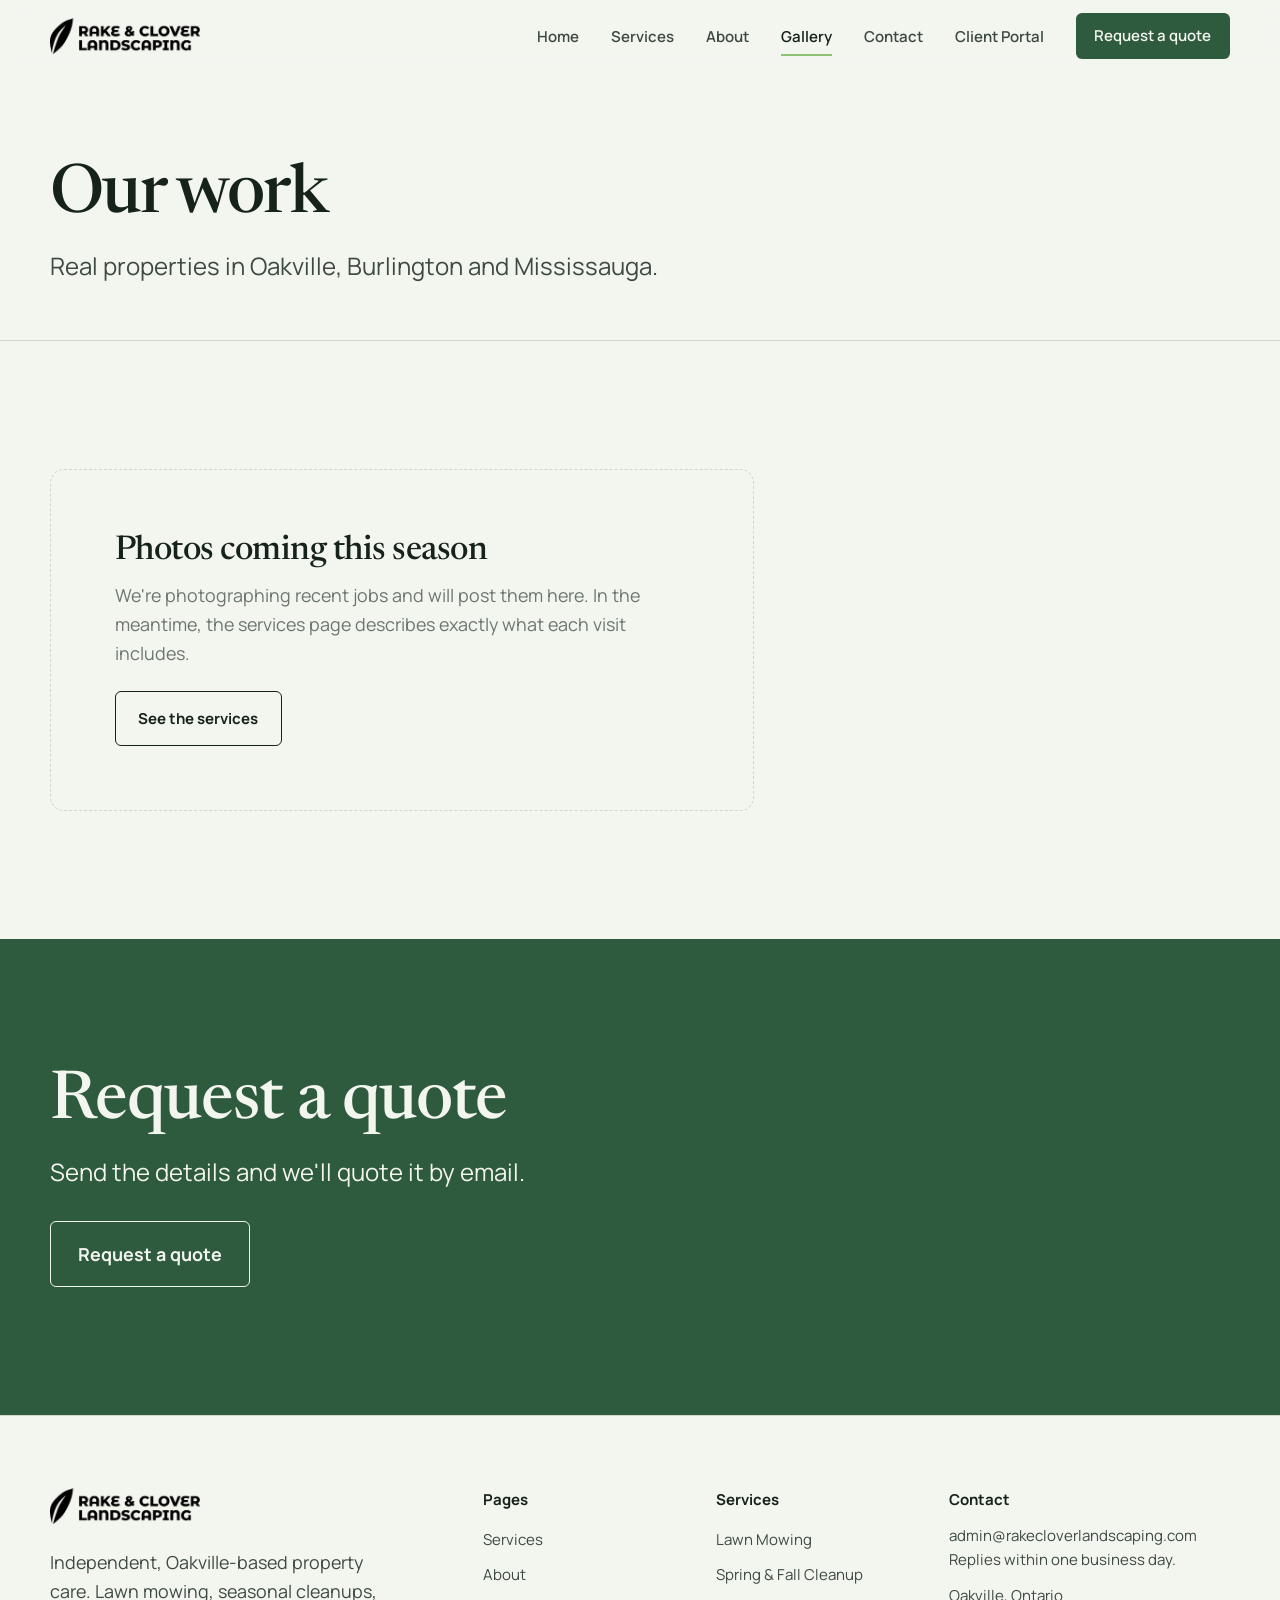
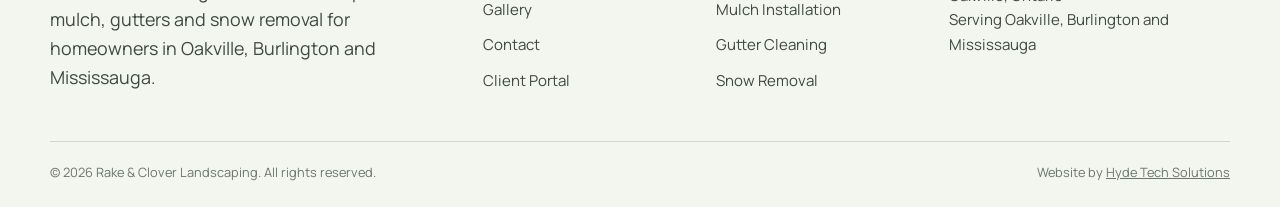
<file: gallery.html>
<!DOCTYPE html>
<html lang="en">
<head> <meta charset="UTF-8"> <meta name="robots" content="noindex, nofollow"> <meta name="viewport" content="width=device-width, initial-scale=1.0">  <title>Project Gallery | Rake & Clover Landscaping</title> <meta name="description" content="Photos of recent Rake & Clover landscaping work in Oakville, Burlington and Mississauga."> <meta property="og:title" content="Project Gallery | Rake & Clover Landscaping"> <meta property="og:description" content="Photos of recent Rake & Clover landscaping work in Oakville, Burlington and Mississauga."> <meta property="og:type" content="website"> <meta property="og:url" content="https://rakecloverlandscaping.com/gallery.html"> <meta property="og:image" content="https://rakecloverlandscaping.com/images/lawn-care.jpg"> <meta name="theme-color" content="#1d3a29"> <link rel="stylesheet" href="css/style.css"> <link rel="preconnect" href="https://fonts.googleapis.com"> <link rel="preconnect" href="https://fonts.gstatic.com" crossorigin> <link href="https://fonts.googleapis.com/css2?family=Manrope:wght@400;600;700&family=Newsreader:ital,opsz,wght@0,6..72,400;0,6..72,500;1,6..72,400&display=swap" rel="stylesheet"> <link rel="icon" type="image/png" sizes="32x32" href="favicon-32.png?v=4"> <link rel="apple-touch-icon" href="apple-touch-icon.png?v=4">
<script type="application/ld+json">{"@context":"https://schema.org","@type":"HomeAndConstructionBusiness","additionalType":"https://en.wikipedia.org/wiki/Landscaping","name":"Rake & Clover Landscaping","url":"https://rakecloverlandscaping.com/","email":"admin@rakecloverlandscaping.com","image":"https://rakecloverlandscaping.com/images/brand-logo.png","address":{"@type":"PostalAddress","addressLocality":"Oakville","addressRegion":"ON","addressCountry":"CA"},"areaServed":[{"@type":"City","name":"Oakville"},{"@type":"City","name":"Burlington"},{"@type":"City","name":"Mississauga"}],"description":"Residential lawn care and seasonal property services: mowing, spring and fall cleanup, mulch installation, gutter cleaning and snow removal.","hasOfferCatalog":{"@type":"OfferCatalog","name":"Services","itemListElement":[{"@type":"Offer","itemOffered":{"@type":"Service","name":"Lawn Mowing"}},{"@type":"Offer","itemOffered":{"@type":"Service","name":"Spring and Fall Cleanup"}},{"@type":"Offer","itemOffered":{"@type":"Service","name":"Mulch Installation"}},{"@type":"Offer","itemOffered":{"@type":"Service","name":"Gutter Cleaning"}},{"@type":"Offer","itemOffered":{"@type":"Service","name":"Snow Removal"}}]}}</script><!-- Meta Pixel Code -->
<script>
!function(f,b,e,v,n,t,s)
{if(f.fbq)return;n=f.fbq=function(){n.callMethod?
n.callMethod.apply(n,arguments):n.queue.push(arguments)};
if(!f._fbq)f._fbq=n;n.push=n;n.loaded=!0;n.version='2.0';
n.queue=[];t=b.createElement(e);t.async=!0;
t.src=v;s=b.getElementsByTagName(e)[0];
s.parentNode.insertBefore(t,s)}(window, document,'script',
'https://connect.facebook.net/en_US/fbevents.js');
fbq('init', '1283860010604973');
fbq('track', 'PageView');
</script>
<noscript><img height="1" width="1" style="display:none"
src="https://www.facebook.com/tr?id=1283860010604973&ev=PageView&noscript=1"
/></noscript>
<!-- End Meta Pixel Code -->
<!-- Google tag (gtag.js) - GA4 -->
<script async src="https://www.googletagmanager.com/gtag/js?id=G-S17SQBLR7B"></script>
<script>
  window.dataLayer = window.dataLayer || [];
  function gtag(){dataLayer.push(arguments);}
  gtag('js', new Date());
  gtag('config', 'G-S17SQBLR7B');
</script>
<!-- End Google tag -->
</head>
<body>
<svg style="display:none" aria-hidden="true"><defs>
<symbol id="i-check" viewBox="0 0 24 24" fill="none" stroke="currentColor" stroke-width="2.5" stroke-linecap="round" stroke-linejoin="round"><polyline points="20 6 9 17 4 12"/></symbol>
<symbol id="i-mail" viewBox="0 0 24 24" fill="none" stroke="currentColor" stroke-width="2" stroke-linecap="round" stroke-linejoin="round"><path d="M4 4h16c1.1 0 2 .9 2 2v12c0 1.1-.9 2-2 2H4c-1.1 0-2-.9-2-2V6c0-1.1.9-2 2-2z"/><polyline points="22,6 12,13 2,6"/></symbol>
<symbol id="i-pin" viewBox="0 0 24 24" fill="none" stroke="currentColor" stroke-width="2" stroke-linecap="round" stroke-linejoin="round"><path d="M21 10c0 7-9 13-9 13s-9-6-9-13a9 9 0 0 1 18 0z"/><circle cx="12" cy="10" r="3"/></symbol>
<symbol id="i-clock" viewBox="0 0 24 24" fill="none" stroke="currentColor" stroke-width="2" stroke-linecap="round" stroke-linejoin="round"><circle cx="12" cy="12" r="10"/><polyline points="12 6 12 12 16 14"/></symbol>
<symbol id="i-ruler" viewBox="0 0 24 24" fill="none" stroke="currentColor" stroke-width="2" stroke-linecap="round" stroke-linejoin="round"><path d="M3 17 17 3l4 4L7 21z"/><path d="m7 13 2 2M10 10l2 2M13 7l2 2"/></symbol>
<symbol id="i-chat" viewBox="0 0 24 24" fill="none" stroke="currentColor" stroke-width="2" stroke-linecap="round" stroke-linejoin="round"><path d="M21 15a2 2 0 0 1-2 2H7l-4 4V5a2 2 0 0 1 2-2h14a2 2 0 0 1 2 2z"/></symbol>
</defs></svg>
<a class="sr-only" href="#main">Skip to content</a>
<header class="header"><div class="wrap"><nav class="navbar" aria-label="Main">
<a href="index.html" class="logo"><img class="brand-logo" src="images/brand-logo.png" alt="Rake & Clover Landscaping" width="320" height="77"></a>
<button class="nav-toggle" aria-label="Toggle navigation" aria-expanded="false"><span></span><span></span><span></span></button>
<ul class="nav-menu">
<li><a href="index.html">Home</a></li>
<li><a href="services.html">Services</a></li>
<li><a href="about.html">About</a></li>
<li><a href="gallery.html" class="active">Gallery</a></li>
<li><a href="contact.html">Contact</a></li>
<li><a href="portal.html">Client Portal</a></li>
<li><a href="index.html#quote" class="btn btn-primary">Request a quote</a></li>
</ul>
</nav></div></header>
<main id="main">

<section class="page-head"><div class="wrap"><h1>Our work</h1><p class="lede">Real properties in Oakville, Burlington and Mississauga.</p></div></section>
<section class="section"><div class="wrap">
<div class="gallery-empty"><h2>Photos coming this season</h2><p class="muted">We're photographing recent jobs and will post them here. In the meantime, the services page describes exactly what each visit includes.</p><a href="services.html" class="btn btn-outline" style="margin-top:1.5rem">See the services</a></div>
</div></section>
<section class="closing section"><div class="wrap"><h2>Request a quote</h2><p class="lede" style="color:inherit">Send the details and we'll quote it by email.</p><a href="index.html#quote" class="btn btn-outline btn-lg">Request a quote</a></div></section>
</main>
<footer class="footer"><div class="wrap">
<div class="footer-grid">
<div class="footer-brand"><a href="index.html" class="logo"><img class="brand-logo" src="images/brand-logo.png" alt="Rake & Clover Landscaping" width="320" height="77"></a>
<p>Independent, Oakville-based property care. Lawn mowing, seasonal cleanups, mulch, gutters and snow removal for homeowners in Oakville, Burlington and Mississauga.</p></div>
<div><h4>Pages</h4><ul><li><a href="services.html">Services</a></li><li><a href="about.html">About</a></li><li><a href="gallery.html">Gallery</a></li><li><a href="contact.html">Contact</a></li><li><a href="portal.html">Client Portal</a></li></ul></div>
<div><h4>Services</h4><ul><li><a href="services.html#lawn-care">Lawn Mowing</a></li><li><a href="services.html#seasonal">Spring &amp; Fall Cleanup</a></li><li><a href="services.html#mulch">Mulch Installation</a></li><li><a href="services.html#gutter">Gutter Cleaning</a></li><li><a href="services.html#snow">Snow Removal</a></li></ul></div>
<div class="footer-contact"><h4>Contact</h4><p><a href="mailto:admin@rakecloverlandscaping.com">admin@rakecloverlandscaping.com</a></p><p>Replies within one business day.</p><p style="margin-top:.75rem">Oakville, Ontario<br>Serving Oakville, Burlington and Mississauga</p></div>
</div>
<div class="footer-bottom"><p>&copy; 2026 Rake &amp; Clover Landscaping. All rights reserved.</p><p>Website by <a href="https://hydetech.ca" target="_blank" rel="noopener">Hyde Tech Solutions</a></p></div>
</div></footer>
<script src="js/main.js"></script>
</body>
</html>
</file>
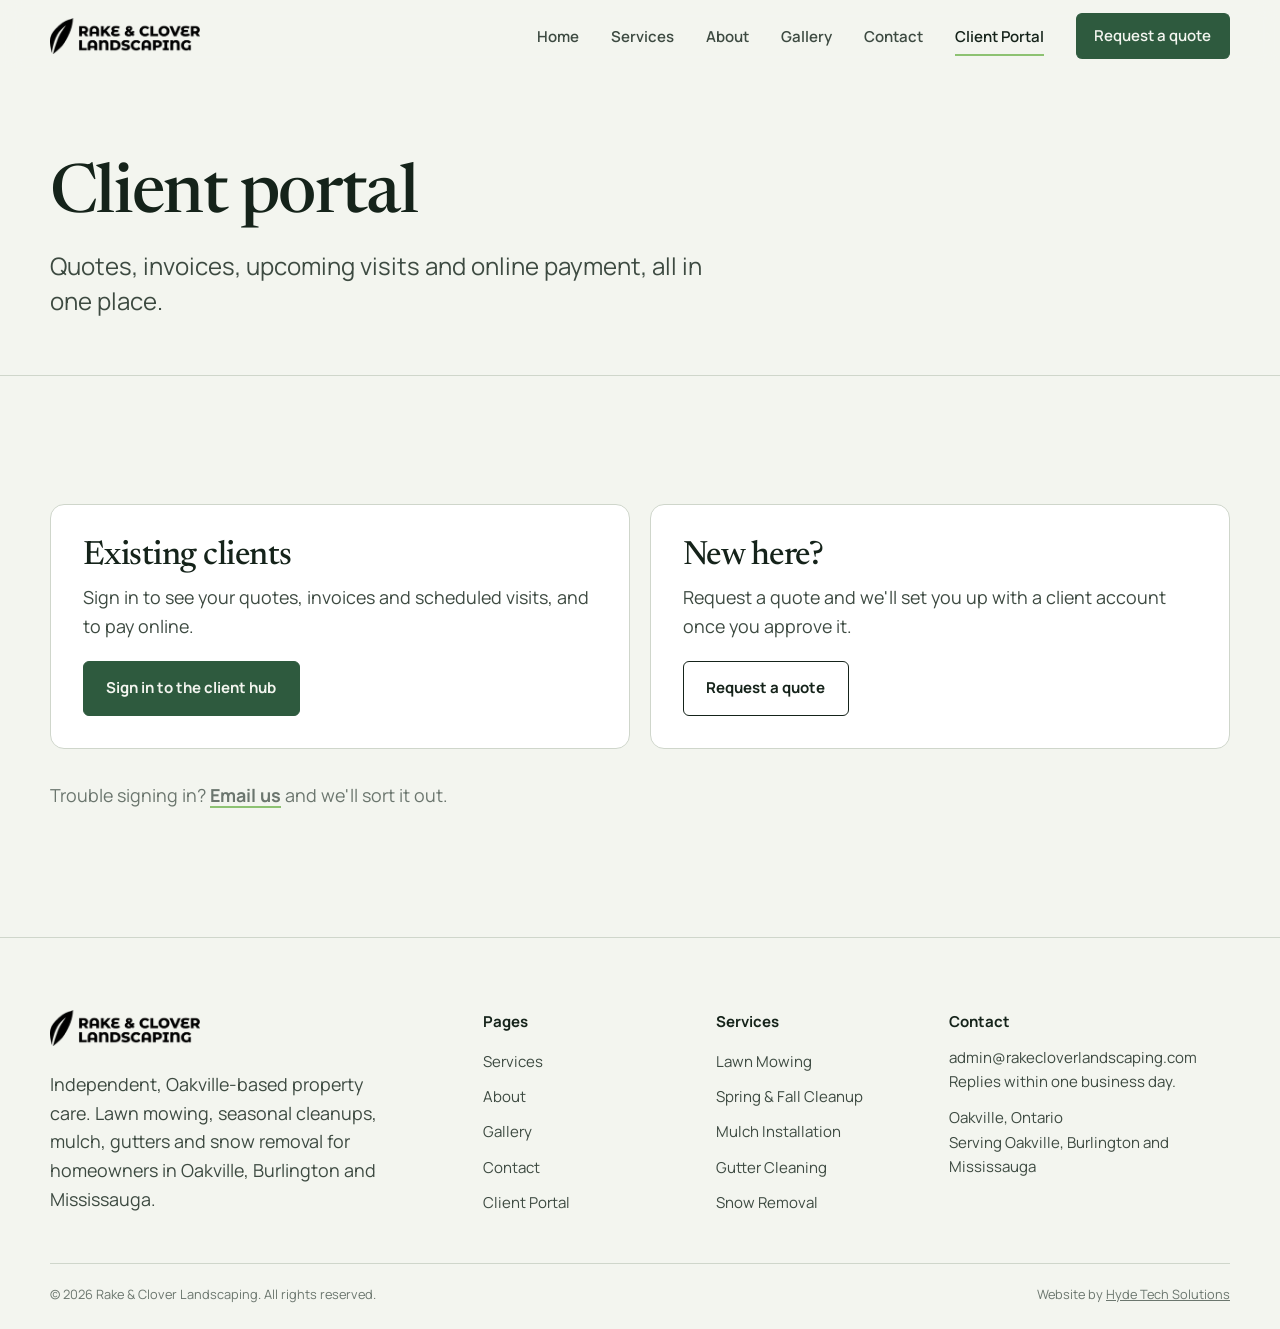
<file: portal.html>
<!DOCTYPE html>
<html lang="en">
<head> <meta charset="UTF-8"> <meta name="robots" content="noindex, nofollow"> <meta name="viewport" content="width=device-width, initial-scale=1.0">  <title>Client Portal | Rake & Clover Landscaping</title> <meta name="description" content="Sign in to view quotes, invoices and upcoming service from Rake & Clover Landscaping, or request new work."> <meta property="og:title" content="Client Portal | Rake & Clover Landscaping"> <meta property="og:description" content="Sign in to view quotes, invoices and upcoming service from Rake & Clover Landscaping, or request new work."> <meta property="og:type" content="website"> <meta property="og:url" content="https://rakecloverlandscaping.com/portal.html"> <meta property="og:image" content="https://rakecloverlandscaping.com/images/lawn-care.jpg"> <meta name="theme-color" content="#1d3a29"> <link rel="stylesheet" href="css/style.css"> <link rel="preconnect" href="https://fonts.googleapis.com"> <link rel="preconnect" href="https://fonts.gstatic.com" crossorigin> <link href="https://fonts.googleapis.com/css2?family=Manrope:wght@400;600;700&family=Newsreader:ital,opsz,wght@0,6..72,400;0,6..72,500;1,6..72,400&display=swap" rel="stylesheet"> <link rel="icon" type="image/png" sizes="32x32" href="favicon-32.png?v=4"> <link rel="apple-touch-icon" href="apple-touch-icon.png?v=4">
<script type="application/ld+json">{"@context":"https://schema.org","@type":"HomeAndConstructionBusiness","additionalType":"https://en.wikipedia.org/wiki/Landscaping","name":"Rake & Clover Landscaping","url":"https://rakecloverlandscaping.com/","email":"admin@rakecloverlandscaping.com","image":"https://rakecloverlandscaping.com/images/brand-logo.png","address":{"@type":"PostalAddress","addressLocality":"Oakville","addressRegion":"ON","addressCountry":"CA"},"areaServed":[{"@type":"City","name":"Oakville"},{"@type":"City","name":"Burlington"},{"@type":"City","name":"Mississauga"}],"description":"Residential lawn care and seasonal property services: mowing, spring and fall cleanup, mulch installation, gutter cleaning and snow removal.","hasOfferCatalog":{"@type":"OfferCatalog","name":"Services","itemListElement":[{"@type":"Offer","itemOffered":{"@type":"Service","name":"Lawn Mowing"}},{"@type":"Offer","itemOffered":{"@type":"Service","name":"Spring and Fall Cleanup"}},{"@type":"Offer","itemOffered":{"@type":"Service","name":"Mulch Installation"}},{"@type":"Offer","itemOffered":{"@type":"Service","name":"Gutter Cleaning"}},{"@type":"Offer","itemOffered":{"@type":"Service","name":"Snow Removal"}}]}}</script><!-- Meta Pixel Code -->
<script>
!function(f,b,e,v,n,t,s)
{if(f.fbq)return;n=f.fbq=function(){n.callMethod?
n.callMethod.apply(n,arguments):n.queue.push(arguments)};
if(!f._fbq)f._fbq=n;n.push=n;n.loaded=!0;n.version='2.0';
n.queue=[];t=b.createElement(e);t.async=!0;
t.src=v;s=b.getElementsByTagName(e)[0];
s.parentNode.insertBefore(t,s)}(window, document,'script',
'https://connect.facebook.net/en_US/fbevents.js');
fbq('init', '1283860010604973');
fbq('track', 'PageView');
</script>
<noscript><img height="1" width="1" style="display:none"
src="https://www.facebook.com/tr?id=1283860010604973&ev=PageView&noscript=1"
/></noscript>
<!-- End Meta Pixel Code -->
<!-- Google tag (gtag.js) - GA4 -->
<script async src="https://www.googletagmanager.com/gtag/js?id=G-S17SQBLR7B"></script>
<script>
  window.dataLayer = window.dataLayer || [];
  function gtag(){dataLayer.push(arguments);}
  gtag('js', new Date());
  gtag('config', 'G-S17SQBLR7B');
</script>
<!-- End Google tag -->
</head>
<body>
<svg style="display:none" aria-hidden="true"><defs>
<symbol id="i-check" viewBox="0 0 24 24" fill="none" stroke="currentColor" stroke-width="2.5" stroke-linecap="round" stroke-linejoin="round"><polyline points="20 6 9 17 4 12"/></symbol>
<symbol id="i-mail" viewBox="0 0 24 24" fill="none" stroke="currentColor" stroke-width="2" stroke-linecap="round" stroke-linejoin="round"><path d="M4 4h16c1.1 0 2 .9 2 2v12c0 1.1-.9 2-2 2H4c-1.1 0-2-.9-2-2V6c0-1.1.9-2 2-2z"/><polyline points="22,6 12,13 2,6"/></symbol>
<symbol id="i-pin" viewBox="0 0 24 24" fill="none" stroke="currentColor" stroke-width="2" stroke-linecap="round" stroke-linejoin="round"><path d="M21 10c0 7-9 13-9 13s-9-6-9-13a9 9 0 0 1 18 0z"/><circle cx="12" cy="10" r="3"/></symbol>
<symbol id="i-clock" viewBox="0 0 24 24" fill="none" stroke="currentColor" stroke-width="2" stroke-linecap="round" stroke-linejoin="round"><circle cx="12" cy="12" r="10"/><polyline points="12 6 12 12 16 14"/></symbol>
<symbol id="i-ruler" viewBox="0 0 24 24" fill="none" stroke="currentColor" stroke-width="2" stroke-linecap="round" stroke-linejoin="round"><path d="M3 17 17 3l4 4L7 21z"/><path d="m7 13 2 2M10 10l2 2M13 7l2 2"/></symbol>
<symbol id="i-chat" viewBox="0 0 24 24" fill="none" stroke="currentColor" stroke-width="2" stroke-linecap="round" stroke-linejoin="round"><path d="M21 15a2 2 0 0 1-2 2H7l-4 4V5a2 2 0 0 1 2-2h14a2 2 0 0 1 2 2z"/></symbol>
</defs></svg>
<a class="sr-only" href="#main">Skip to content</a>
<header class="header"><div class="wrap"><nav class="navbar" aria-label="Main">
<a href="index.html" class="logo"><img class="brand-logo" src="images/brand-logo.png" alt="Rake & Clover Landscaping" width="320" height="77"></a>
<button class="nav-toggle" aria-label="Toggle navigation" aria-expanded="false"><span></span><span></span><span></span></button>
<ul class="nav-menu">
<li><a href="index.html">Home</a></li>
<li><a href="services.html">Services</a></li>
<li><a href="about.html">About</a></li>
<li><a href="gallery.html">Gallery</a></li>
<li><a href="contact.html">Contact</a></li>
<li><a href="portal.html" class="active">Client Portal</a></li>
<li><a href="index.html#quote" class="btn btn-primary">Request a quote</a></li>
</ul>
</nav></div></header>
<main id="main">

<section class="page-head"><div class="wrap"><h1>Client portal</h1><p class="lede">Quotes, invoices, upcoming visits and online payment, all in one place.</p></div></section>
<section class="section"><div class="wrap"><div class="portal-grid">
<div class="card"><h3>Existing clients</h3><p>Sign in to see your quotes, invoices and scheduled visits, and to pay online.</p><a class="btn btn-primary" href="https://clienthub.getjobber.com/client_hubs/1b58b81e-cdf5-4b91-8c68-4f1d2977c3e0/login/new?source=share_login" target="_blank" rel="noopener">Sign in to the client hub</a></div>
<div class="card"><h3>New here?</h3><p>Request a quote and we'll set you up with a client account once you approve it.</p><a class="btn btn-outline" href="index.html#quote">Request a quote</a></div>
</div>
<p class="muted" style="margin-top:2rem">Trouble signing in? <a class="link" href="mailto:admin@rakecloverlandscaping.com">Email us</a> and we'll sort it out.</p>
</div></section>
</main>
<footer class="footer"><div class="wrap">
<div class="footer-grid">
<div class="footer-brand"><a href="index.html" class="logo"><img class="brand-logo" src="images/brand-logo.png" alt="Rake & Clover Landscaping" width="320" height="77"></a>
<p>Independent, Oakville-based property care. Lawn mowing, seasonal cleanups, mulch, gutters and snow removal for homeowners in Oakville, Burlington and Mississauga.</p></div>
<div><h4>Pages</h4><ul><li><a href="services.html">Services</a></li><li><a href="about.html">About</a></li><li><a href="gallery.html">Gallery</a></li><li><a href="contact.html">Contact</a></li><li><a href="portal.html">Client Portal</a></li></ul></div>
<div><h4>Services</h4><ul><li><a href="services.html#lawn-care">Lawn Mowing</a></li><li><a href="services.html#seasonal">Spring &amp; Fall Cleanup</a></li><li><a href="services.html#mulch">Mulch Installation</a></li><li><a href="services.html#gutter">Gutter Cleaning</a></li><li><a href="services.html#snow">Snow Removal</a></li></ul></div>
<div class="footer-contact"><h4>Contact</h4><p><a href="mailto:admin@rakecloverlandscaping.com">admin@rakecloverlandscaping.com</a></p><p>Replies within one business day.</p><p style="margin-top:.75rem">Oakville, Ontario<br>Serving Oakville, Burlington and Mississauga</p></div>
</div>
<div class="footer-bottom"><p>&copy; 2026 Rake &amp; Clover Landscaping. All rights reserved.</p><p>Website by <a href="https://hydetech.ca" target="_blank" rel="noopener">Hyde Tech Solutions</a></p></div>
</div></footer>
<script src="js/main.js"></script>
</body>
</html>
</file>
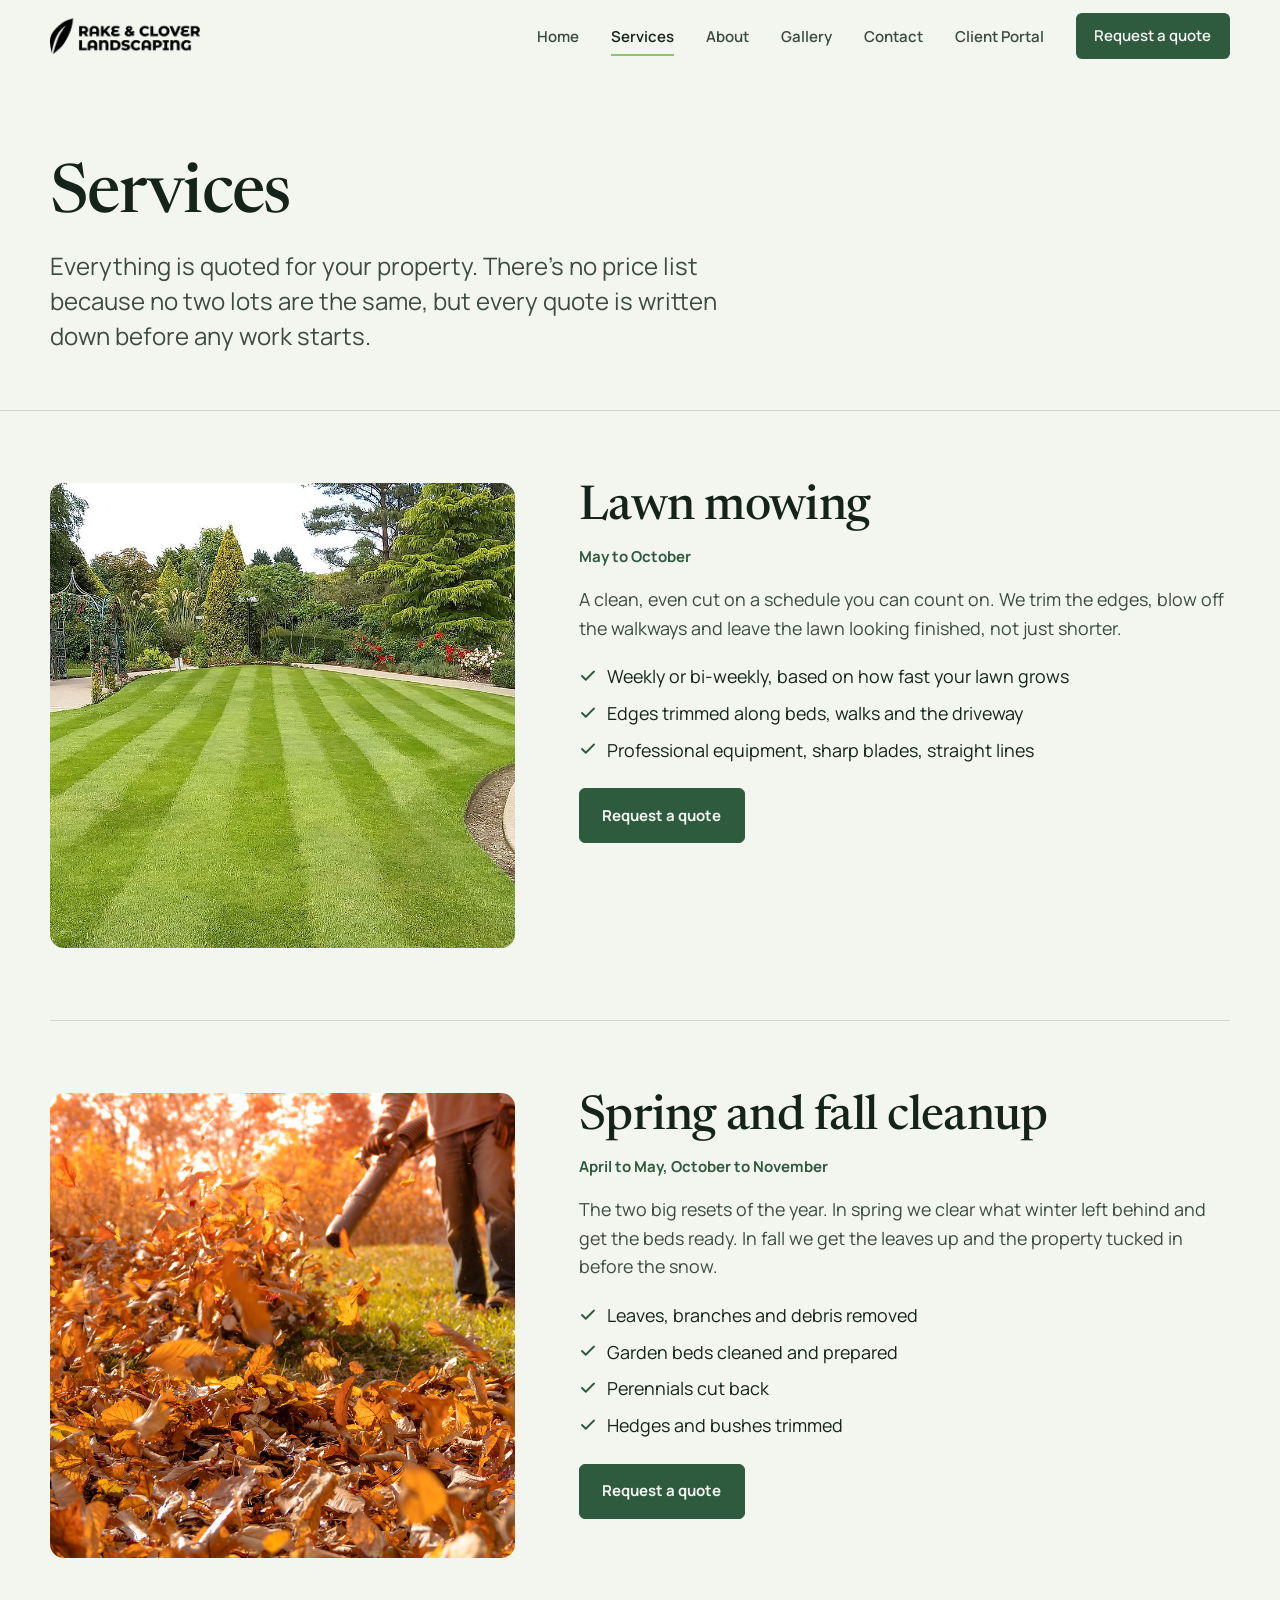
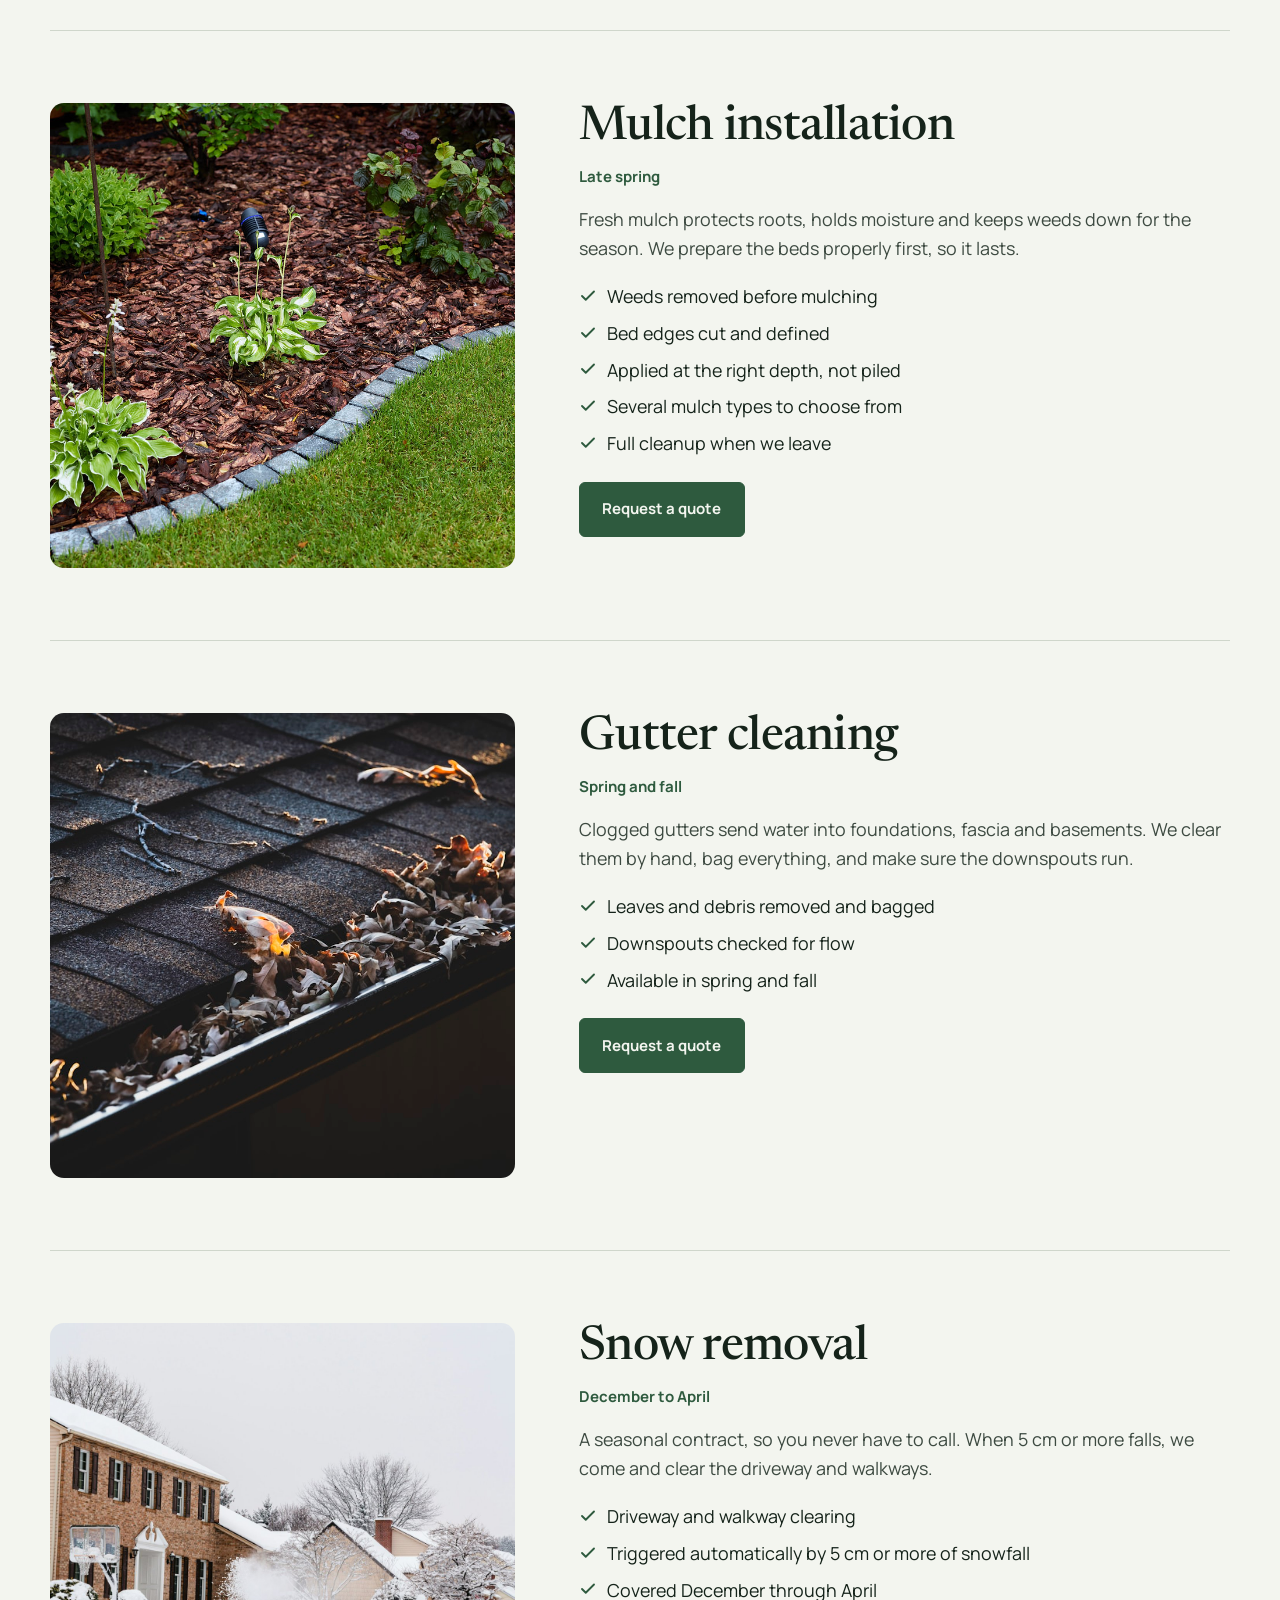
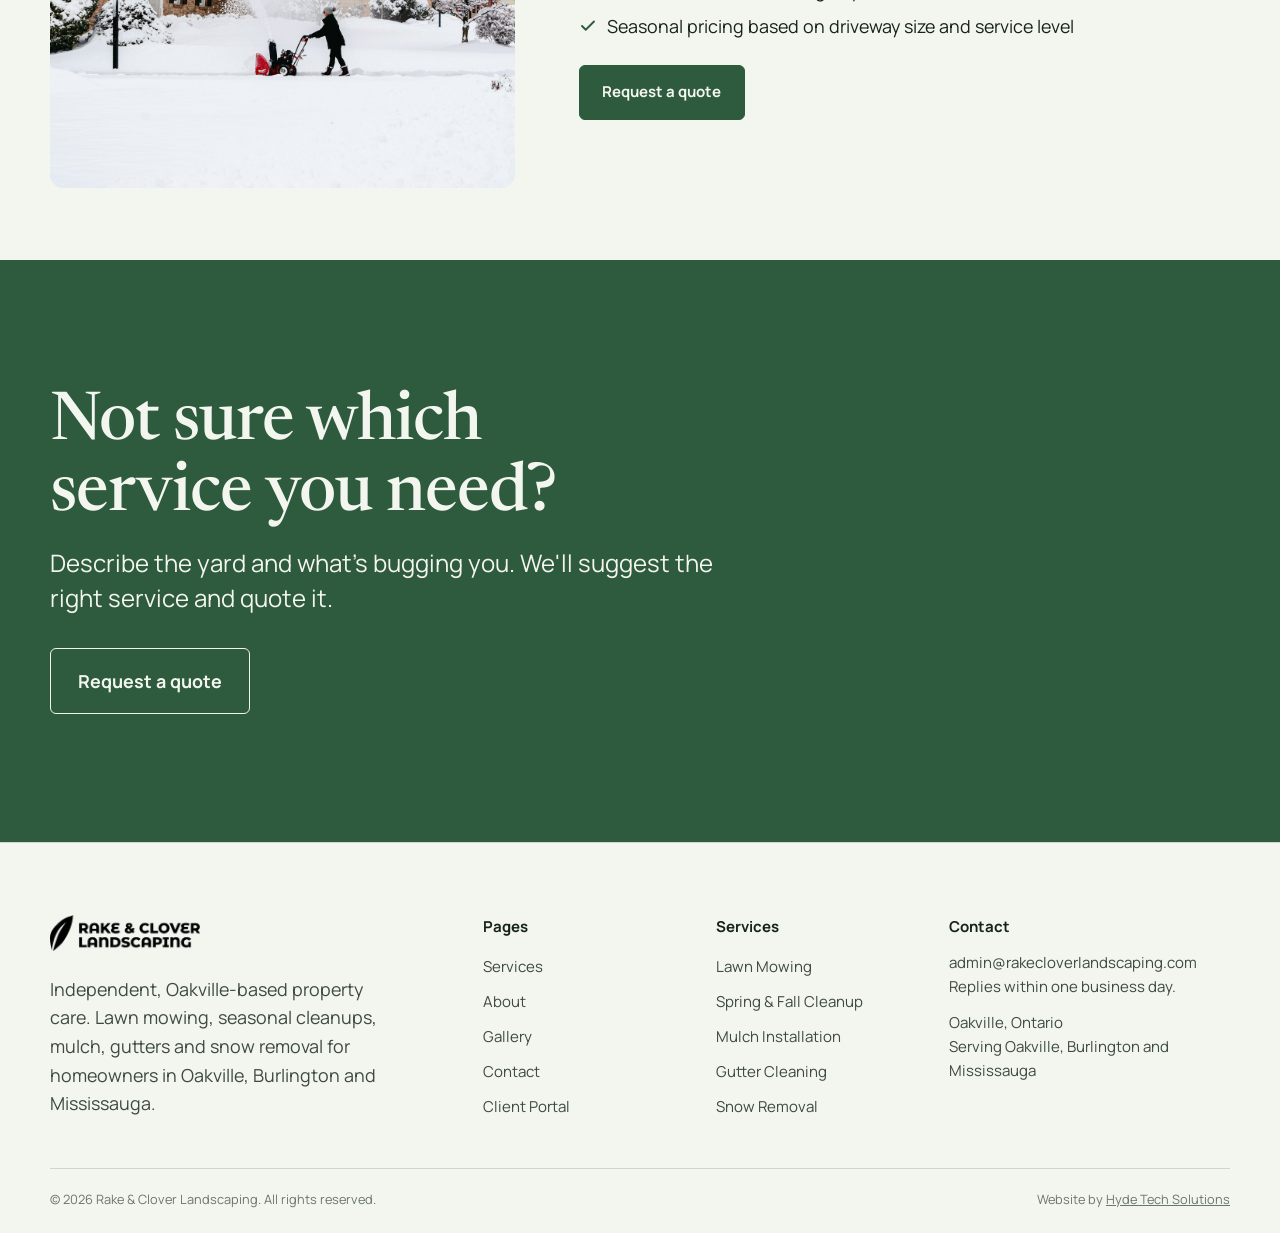
<file: services.html>
<!DOCTYPE html>
<html lang="en">
<head> <meta charset="UTF-8"> <meta name="robots" content="noindex, nofollow"> <meta name="viewport" content="width=device-width, initial-scale=1.0">  <title>Services | Lawn Mowing, Cleanup, Mulch, Gutters & Snow | Rake & Clover</title> <meta name="description" content="Lawn mowing, spring and fall cleanup, mulch installation, gutter cleaning and snow removal for homes in Oakville, Burlington and Mississauga. Quoted for your property."> <meta property="og:title" content="Services | Lawn Mowing, Cleanup, Mulch, Gutters & Snow | Rake & Clover"> <meta property="og:description" content="Lawn mowing, spring and fall cleanup, mulch installation, gutter cleaning and snow removal for homes in Oakville, Burlington and Mississauga. Quoted for your property."> <meta property="og:type" content="website"> <meta property="og:url" content="https://rakecloverlandscaping.com/services.html"> <meta property="og:image" content="https://rakecloverlandscaping.com/images/lawn-care.jpg"> <meta name="theme-color" content="#1d3a29"> <link rel="stylesheet" href="css/style.css"> <link rel="preconnect" href="https://fonts.googleapis.com"> <link rel="preconnect" href="https://fonts.gstatic.com" crossorigin> <link href="https://fonts.googleapis.com/css2?family=Manrope:wght@400;600;700&family=Newsreader:ital,opsz,wght@0,6..72,400;0,6..72,500;1,6..72,400&display=swap" rel="stylesheet"> <link rel="icon" type="image/png" sizes="32x32" href="favicon-32.png?v=4"> <link rel="apple-touch-icon" href="apple-touch-icon.png?v=4">
<script type="application/ld+json">{"@context":"https://schema.org","@type":"HomeAndConstructionBusiness","additionalType":"https://en.wikipedia.org/wiki/Landscaping","name":"Rake & Clover Landscaping","url":"https://rakecloverlandscaping.com/","email":"admin@rakecloverlandscaping.com","image":"https://rakecloverlandscaping.com/images/brand-logo.png","address":{"@type":"PostalAddress","addressLocality":"Oakville","addressRegion":"ON","addressCountry":"CA"},"areaServed":[{"@type":"City","name":"Oakville"},{"@type":"City","name":"Burlington"},{"@type":"City","name":"Mississauga"}],"description":"Residential lawn care and seasonal property services: mowing, spring and fall cleanup, mulch installation, gutter cleaning and snow removal.","hasOfferCatalog":{"@type":"OfferCatalog","name":"Services","itemListElement":[{"@type":"Offer","itemOffered":{"@type":"Service","name":"Lawn Mowing"}},{"@type":"Offer","itemOffered":{"@type":"Service","name":"Spring and Fall Cleanup"}},{"@type":"Offer","itemOffered":{"@type":"Service","name":"Mulch Installation"}},{"@type":"Offer","itemOffered":{"@type":"Service","name":"Gutter Cleaning"}},{"@type":"Offer","itemOffered":{"@type":"Service","name":"Snow Removal"}}]}}</script><!-- Meta Pixel Code -->
<script>
!function(f,b,e,v,n,t,s)
{if(f.fbq)return;n=f.fbq=function(){n.callMethod?
n.callMethod.apply(n,arguments):n.queue.push(arguments)};
if(!f._fbq)f._fbq=n;n.push=n;n.loaded=!0;n.version='2.0';
n.queue=[];t=b.createElement(e);t.async=!0;
t.src=v;s=b.getElementsByTagName(e)[0];
s.parentNode.insertBefore(t,s)}(window, document,'script',
'https://connect.facebook.net/en_US/fbevents.js');
fbq('init', '1283860010604973');
fbq('track', 'PageView');
</script>
<noscript><img height="1" width="1" style="display:none"
src="https://www.facebook.com/tr?id=1283860010604973&ev=PageView&noscript=1"
/></noscript>
<!-- End Meta Pixel Code -->
<!-- Google tag (gtag.js) - GA4 -->
<script async src="https://www.googletagmanager.com/gtag/js?id=G-S17SQBLR7B"></script>
<script>
  window.dataLayer = window.dataLayer || [];
  function gtag(){dataLayer.push(arguments);}
  gtag('js', new Date());
  gtag('config', 'G-S17SQBLR7B');
</script>
<!-- End Google tag -->
</head>
<body>
<svg style="display:none" aria-hidden="true"><defs>
<symbol id="i-check" viewBox="0 0 24 24" fill="none" stroke="currentColor" stroke-width="2.5" stroke-linecap="round" stroke-linejoin="round"><polyline points="20 6 9 17 4 12"/></symbol>
<symbol id="i-mail" viewBox="0 0 24 24" fill="none" stroke="currentColor" stroke-width="2" stroke-linecap="round" stroke-linejoin="round"><path d="M4 4h16c1.1 0 2 .9 2 2v12c0 1.1-.9 2-2 2H4c-1.1 0-2-.9-2-2V6c0-1.1.9-2 2-2z"/><polyline points="22,6 12,13 2,6"/></symbol>
<symbol id="i-pin" viewBox="0 0 24 24" fill="none" stroke="currentColor" stroke-width="2" stroke-linecap="round" stroke-linejoin="round"><path d="M21 10c0 7-9 13-9 13s-9-6-9-13a9 9 0 0 1 18 0z"/><circle cx="12" cy="10" r="3"/></symbol>
<symbol id="i-clock" viewBox="0 0 24 24" fill="none" stroke="currentColor" stroke-width="2" stroke-linecap="round" stroke-linejoin="round"><circle cx="12" cy="12" r="10"/><polyline points="12 6 12 12 16 14"/></symbol>
<symbol id="i-ruler" viewBox="0 0 24 24" fill="none" stroke="currentColor" stroke-width="2" stroke-linecap="round" stroke-linejoin="round"><path d="M3 17 17 3l4 4L7 21z"/><path d="m7 13 2 2M10 10l2 2M13 7l2 2"/></symbol>
<symbol id="i-chat" viewBox="0 0 24 24" fill="none" stroke="currentColor" stroke-width="2" stroke-linecap="round" stroke-linejoin="round"><path d="M21 15a2 2 0 0 1-2 2H7l-4 4V5a2 2 0 0 1 2-2h14a2 2 0 0 1 2 2z"/></symbol>
</defs></svg>
<a class="sr-only" href="#main">Skip to content</a>
<header class="header"><div class="wrap"><nav class="navbar" aria-label="Main">
<a href="index.html" class="logo"><img class="brand-logo" src="images/brand-logo.png" alt="Rake & Clover Landscaping" width="320" height="77"></a>
<button class="nav-toggle" aria-label="Toggle navigation" aria-expanded="false"><span></span><span></span><span></span></button>
<ul class="nav-menu">
<li><a href="index.html">Home</a></li>
<li><a href="services.html" class="active">Services</a></li>
<li><a href="about.html">About</a></li>
<li><a href="gallery.html">Gallery</a></li>
<li><a href="contact.html">Contact</a></li>
<li><a href="portal.html">Client Portal</a></li>
<li><a href="index.html#quote" class="btn btn-primary">Request a quote</a></li>
</ul>
</nav></div></header>
<main id="main">

<section class="page-head"><div class="wrap"><h1>Services</h1><p class="lede">Everything is quoted for your property. There's no price list because no two lots are the same, but every quote is written down before any work starts.</p></div></section>
<div class="wrap">
<article class="service-detail" id="lawn-care">
<img src="images/lawn-care.jpg" alt="" loading="lazy">
<div><h2>Lawn mowing</h2><p class="when">May to October</p><p>A clean, even cut on a schedule you can count on. We trim the edges, blow off the walkways and leave the lawn looking finished, not just shorter.</p><ul class="checks"><li><svg aria-hidden="true"><use href="#i-check"/></svg><span>Weekly or bi-weekly, based on how fast your lawn grows</span></li><li><svg aria-hidden="true"><use href="#i-check"/></svg><span>Edges trimmed along beds, walks and the driveway</span></li><li><svg aria-hidden="true"><use href="#i-check"/></svg><span>Professional equipment, sharp blades, straight lines</span></li></ul><a href="index.html#quote" class="btn btn-primary">Request a quote</a></div>
</article>
<article class="service-detail" id="seasonal">
<img src="images/leaf-cleanup.jpg" alt="" loading="lazy">
<div><h2>Spring and fall cleanup</h2><p class="when">April to May, October to November</p><p>The two big resets of the year. In spring we clear what winter left behind and get the beds ready. In fall we get the leaves up and the property tucked in before the snow.</p><ul class="checks"><li><svg aria-hidden="true"><use href="#i-check"/></svg><span>Leaves, branches and debris removed</span></li><li><svg aria-hidden="true"><use href="#i-check"/></svg><span>Garden beds cleaned and prepared</span></li><li><svg aria-hidden="true"><use href="#i-check"/></svg><span>Perennials cut back</span></li><li><svg aria-hidden="true"><use href="#i-check"/></svg><span>Hedges and bushes trimmed</span></li></ul><a href="index.html#quote" class="btn btn-primary">Request a quote</a></div>
</article>
<article class="service-detail" id="mulch">
<img src="images/mulch-garden.jpg" alt="" loading="lazy">
<div><h2>Mulch installation</h2><p class="when">Late spring</p><p>Fresh mulch protects roots, holds moisture and keeps weeds down for the season. We prepare the beds properly first, so it lasts.</p><ul class="checks"><li><svg aria-hidden="true"><use href="#i-check"/></svg><span>Weeds removed before mulching</span></li><li><svg aria-hidden="true"><use href="#i-check"/></svg><span>Bed edges cut and defined</span></li><li><svg aria-hidden="true"><use href="#i-check"/></svg><span>Applied at the right depth, not piled</span></li><li><svg aria-hidden="true"><use href="#i-check"/></svg><span>Several mulch types to choose from</span></li><li><svg aria-hidden="true"><use href="#i-check"/></svg><span>Full cleanup when we leave</span></li></ul><a href="index.html#quote" class="btn btn-primary">Request a quote</a></div>
</article>
<article class="service-detail" id="gutter">
<img src="images/gutter-cleaning.jpg" alt="" loading="lazy">
<div><h2>Gutter cleaning</h2><p class="when">Spring and fall</p><p>Clogged gutters send water into foundations, fascia and basements. We clear them by hand, bag everything, and make sure the downspouts run.</p><ul class="checks"><li><svg aria-hidden="true"><use href="#i-check"/></svg><span>Leaves and debris removed and bagged</span></li><li><svg aria-hidden="true"><use href="#i-check"/></svg><span>Downspouts checked for flow</span></li><li><svg aria-hidden="true"><use href="#i-check"/></svg><span>Available in spring and fall</span></li></ul><a href="index.html#quote" class="btn btn-primary">Request a quote</a></div>
</article>
<article class="service-detail" id="snow">
<img src="images/snow-removal.jpg" alt="" loading="lazy">
<div><h2>Snow removal</h2><p class="when">December to April</p><p>A seasonal contract, so you never have to call. When 5 cm or more falls, we come and clear the driveway and walkways.</p><ul class="checks"><li><svg aria-hidden="true"><use href="#i-check"/></svg><span>Driveway and walkway clearing</span></li><li><svg aria-hidden="true"><use href="#i-check"/></svg><span>Triggered automatically by 5 cm or more of snowfall</span></li><li><svg aria-hidden="true"><use href="#i-check"/></svg><span>Covered December through April</span></li><li><svg aria-hidden="true"><use href="#i-check"/></svg><span>Seasonal pricing based on driveway size and service level</span></li></ul><a href="index.html#quote" class="btn btn-primary">Request a quote</a></div>
</article>
</div>
<section class="closing section"><div class="wrap"><h2>Not sure which service you need?</h2><p class="lede" style="color:inherit">Describe the yard and what's bugging you. We'll suggest the right service and quote it.</p><a href="index.html#quote" class="btn btn-outline btn-lg">Request a quote</a></div></section>
</main>
<footer class="footer"><div class="wrap">
<div class="footer-grid">
<div class="footer-brand"><a href="index.html" class="logo"><img class="brand-logo" src="images/brand-logo.png" alt="Rake & Clover Landscaping" width="320" height="77"></a>
<p>Independent, Oakville-based property care. Lawn mowing, seasonal cleanups, mulch, gutters and snow removal for homeowners in Oakville, Burlington and Mississauga.</p></div>
<div><h4>Pages</h4><ul><li><a href="services.html">Services</a></li><li><a href="about.html">About</a></li><li><a href="gallery.html">Gallery</a></li><li><a href="contact.html">Contact</a></li><li><a href="portal.html">Client Portal</a></li></ul></div>
<div><h4>Services</h4><ul><li><a href="services.html#lawn-care">Lawn Mowing</a></li><li><a href="services.html#seasonal">Spring &amp; Fall Cleanup</a></li><li><a href="services.html#mulch">Mulch Installation</a></li><li><a href="services.html#gutter">Gutter Cleaning</a></li><li><a href="services.html#snow">Snow Removal</a></li></ul></div>
<div class="footer-contact"><h4>Contact</h4><p><a href="mailto:admin@rakecloverlandscaping.com">admin@rakecloverlandscaping.com</a></p><p>Replies within one business day.</p><p style="margin-top:.75rem">Oakville, Ontario<br>Serving Oakville, Burlington and Mississauga</p></div>
</div>
<div class="footer-bottom"><p>&copy; 2026 Rake &amp; Clover Landscaping. All rights reserved.</p><p>Website by <a href="https://hydetech.ca" target="_blank" rel="noopener">Hyde Tech Solutions</a></p></div>
</div></footer>
<script src="js/main.js"></script>
</body>
</html>
</file>
<file: css/style.css>
/* Rake & Clover Landscaping
   Design tokens and layout. Editorial, left-aligned, grounded in the brand green.
   Display: Newsreader (variable, opsz). Body: Manrope. */

:root {
  --paper: #f3f5ef;
  --paper-2: #e9ede3;
  --ink: #15231a;
  --ink-2: #3d4a41;
  --ink-3: #6b766e;
  --line: #cfd6cb;
  --clover: #2e5a3e;
  --clover-deep: #1d3a29;
  --leaf: #8dc272;
  --bark: #7a5a3e;
  --ochre: #c6862f;
  --slate: #5c6f7c;
  --frost: #d9e4ec;
  --white: #ffffff;
  --on-clover: #f3f5ef;

  --font-display: 'Newsreader', 'Iowan Old Style', 'Palatino Linotype', Georgia, serif;
  --font-body: 'Manrope', 'Segoe UI', Helvetica, Arial, sans-serif;

  --step--1: clamp(0.85rem, 0.82rem + 0.15vw, 0.94rem);
  --step-0: clamp(1rem, 0.96rem + 0.2vw, 1.125rem);
  --step-1: clamp(1.2rem, 1.1rem + 0.5vw, 1.5rem);
  --step-2: clamp(1.5rem, 1.3rem + 1vw, 2.1rem);
  --step-3: clamp(2rem, 1.6rem + 2vw, 3rem);
  --step-4: clamp(2.5rem, 1.8rem + 3.4vw, 4.25rem);
  --step-hero: clamp(2.75rem, 1.6rem + 5.6vw, 6rem);

  --measure: 62ch;
  --max: 1180px;
  --gutter: clamp(1rem, 4vw, 2.5rem);
  --section: clamp(4.5rem, 10vw, 8.5rem);
  --radius: 6px;
  --radius-lg: 14px;
  --ease: cubic-bezier(.2,.7,.2,1);
}

@media (prefers-color-scheme: dark) {
  :root:not([data-theme="light"]) {
    --paper: #121a15;
    --paper-2: #1a241d;
    --ink: #edf1e9;
    --ink-2: #c4cdc2;
    --ink-3: #8f9b92;
    --line: #2e3b32;
    --clover: #4b8a62;
    --clover-deep: #2c5a3e;
    --leaf: #8dc272;
    --bark: #a9846a;
    --ochre: #d69a45;
    --slate: #8fa5b3;
    --frost: #34434d;
    --white: #1a241d;
    --on-clover: #f3f5ef;
  }
}
:root[data-theme="dark"] {
  --paper: #121a15;
  --paper-2: #1a241d;
  --ink: #edf1e9;
  --ink-2: #c4cdc2;
  --ink-3: #8f9b92;
  --line: #2e3b32;
  --clover: #4b8a62;
  --clover-deep: #2c5a3e;
  --leaf: #8dc272;
  --bark: #a9846a;
  --ochre: #d69a45;
  --slate: #8fa5b3;
  --frost: #34434d;
  --white: #1a241d;
  --on-clover: #f3f5ef;
}

/* Base */
*, *::before, *::after { box-sizing: border-box; margin: 0; padding: 0; }
html { scroll-behavior: smooth; -webkit-text-size-adjust: 100%; }
@media (prefers-reduced-motion: reduce) { html { scroll-behavior: auto; } }
body {
  font-family: var(--font-body);
  font-size: var(--step-0);
  line-height: 1.6;
  color: var(--ink);
  background: var(--paper);
  -webkit-font-smoothing: antialiased;
}
img { max-width: 100%; height: auto; display: block; }
a { color: inherit; }
ul, ol { list-style: none; }
:focus-visible { outline: 3px solid var(--leaf); outline-offset: 3px; border-radius: 2px; }
.sr-only { position: absolute; width: 1px; height: 1px; overflow: hidden; clip: rect(0 0 0 0); white-space: nowrap; }

h1, h2, h3, .display {
  font-family: var(--font-display);
  font-weight: 500;
  line-height: 1.05;
  letter-spacing: -0.015em;
  color: var(--ink);
  text-wrap: balance;
}
h1 { font-size: var(--step-hero); font-variation-settings: "opsz" 72; line-height: 0.98; letter-spacing: -0.025em; }
h2 { font-size: var(--step-4); font-variation-settings: "opsz" 48; }
h3 { font-size: var(--step-2); font-variation-settings: "opsz" 30; line-height: 1.15; }
p { max-width: var(--measure); }
.lede { font-size: var(--step-1); line-height: 1.45; color: var(--ink-2); max-width: 46ch; }
.muted { color: var(--ink-3); }

.wrap { width: min(100% - 2 * var(--gutter), var(--max)); margin-inline: auto; }
.section { padding-block: var(--section); }
.section-tight { padding-block: calc(var(--section) * 0.6); }
.section-head { max-width: 40rem; margin-bottom: clamp(2rem, 5vw, 3.5rem); }
.section-head p { margin-top: 1rem; }

/* Buttons */
.btn {
  display: inline-flex; align-items: center; gap: .6rem;
  font-family: var(--font-body); font-weight: 700; font-size: var(--step--1);
  padding: .9rem 1.4rem; border-radius: var(--radius);
  text-decoration: none; border: 1.5px solid transparent; cursor: pointer;
  transition: background-color .2s var(--ease), color .2s var(--ease), border-color .2s var(--ease);
  white-space: nowrap;
}
.btn-primary { background: var(--clover); color: var(--on-clover); border-color: var(--clover); }
.btn-primary:hover { background: var(--clover-deep); border-color: var(--clover-deep); }
.btn-outline { background: transparent; color: var(--ink); border-color: var(--ink); }
.btn-outline:hover { background: var(--ink); color: var(--paper); }
.btn-lg { padding: 1.1rem 1.7rem; font-size: var(--step-0); }
.link { font-weight: 700; text-decoration: underline; text-decoration-thickness: 1.5px; text-underline-offset: .2em; text-decoration-color: var(--leaf); }
.link:hover { text-decoration-color: var(--clover); }

/* Header */
.header {
  position: sticky; top: 0; z-index: 50;
  background: color-mix(in srgb, var(--paper) 88%, transparent);
  backdrop-filter: blur(10px); -webkit-backdrop-filter: blur(10px);
  border-bottom: 1px solid transparent;
  transition: border-color .2s;
}
.header.scrolled { border-bottom-color: var(--line); }
.navbar { display: flex; align-items: center; justify-content: space-between; gap: 1rem; height: 72px; }
.logo { display: inline-flex; align-items: center; }
.brand-logo { height: 36px; width: auto; }
@media (prefers-color-scheme: dark) { :root:not([data-theme="light"]) .brand-logo { filter: invert(1) hue-rotate(180deg) brightness(1.6); } }
:root[data-theme="dark"] .brand-logo { filter: invert(1) hue-rotate(180deg) brightness(1.6); }
.nav-menu { display: flex; align-items: center; gap: clamp(1rem, 2.5vw, 2rem); }
.nav-menu a { text-decoration: none; font-weight: 600; font-size: var(--step--1); color: var(--ink-2); padding: .4rem 0; border-bottom: 2px solid transparent; }
.nav-menu a:hover { color: var(--ink); }
.nav-menu a.active { color: var(--ink); border-bottom-color: var(--leaf); }
.nav-menu a.btn { padding: .65rem 1.1rem; color: var(--on-clover); border-bottom: 0; }
.nav-toggle { display: none; background: none; border: 0; width: 44px; height: 44px; cursor: pointer; flex-direction: column; justify-content: center; align-items: center; gap: 5px; }
.nav-toggle span { display: block; width: 22px; height: 2px; background: var(--ink); transition: transform .2s, opacity .2s; }
@media (max-width: 860px) {
  .nav-toggle { display: flex; }
  .nav-menu {
    position: absolute; left: 0; right: 0; top: 72px;
    flex-direction: column; align-items: stretch; gap: 0;
    background: var(--paper); border-bottom: 1px solid var(--line);
    padding: .5rem var(--gutter) 1.25rem; display: none;
  }
  .nav-menu.active { display: flex; }
  .nav-menu a { padding: .85rem 0; border-bottom: 1px solid var(--line); font-size: var(--step-0); }
  .nav-menu a.active { border-bottom-color: var(--line); color: var(--clover); }
  .nav-menu .btn { margin-top: 1rem; justify-content: center; border-bottom: 0; color: var(--on-clover); }
  .nav-toggle.active span:nth-child(1) { transform: translateY(7px) rotate(45deg); }
  .nav-toggle.active span:nth-child(2) { opacity: 0; }
  .nav-toggle.active span:nth-child(3) { transform: translateY(-7px) rotate(-45deg); }
}

/* Hero: type only. Plain statement of what, for whom, where. */
.hero { padding-block: clamp(3rem, 7vw, 6rem) clamp(2.5rem, 6vw, 5rem); }
.hero h1 { font-size: clamp(2rem, 1.2rem + 3.6vw, 4.1rem); line-height: 1.08; letter-spacing: -0.015em; max-width: 24ch; font-variation-settings: "opsz" 60; }
.hero-row { display: grid; grid-template-columns: minmax(0, 1fr) auto; gap: 1.5rem 3rem; align-items: end; margin-top: clamp(1.5rem, 3vw, 2.5rem); }
.hero-row .lede { max-width: 52ch; }
.hero-ctas { display: flex; flex-wrap: wrap; gap: .75rem 1rem; align-items: center; }
@media (max-width: 860px) { .hero-row { grid-template-columns: 1fr; } }

/* Season strip: the year at a glance. Bars are data, not decoration. */
.seasons { background: var(--clover-deep); color: var(--on-clover); padding-block: clamp(2rem, 4vw, 3rem); }
.seasons h2 { color: var(--on-clover); font-size: var(--step-2); }
.seasons-head { display: flex; flex-wrap: wrap; align-items: baseline; justify-content: space-between; gap: .5rem 2rem; margin-bottom: 1.5rem; }
.seasons-head p { color: color-mix(in srgb, var(--on-clover) 72%, transparent); font-size: var(--step--1); max-width: none; }
.season-grid { display: grid; grid-template-columns: 11rem repeat(12, 1fr); gap: .35rem .2rem; align-items: center; }
.season-months { display: contents; }
.season-months span { font-size: .72rem; font-weight: 700; letter-spacing: .02em; color: color-mix(in srgb, var(--on-clover) 60%, transparent); text-align: center; padding-bottom: .35rem; }
.season-months span:first-child { text-align: left; }
.season-row { display: contents; }
.season-row .label { font-size: var(--step--1); font-weight: 600; padding-right: .75rem; text-decoration: none; color: var(--on-clover); }
.season-row .label:hover { text-decoration: underline; text-decoration-color: var(--leaf); text-underline-offset: .2em; }
.season-row .cell { height: 1.4rem; border-radius: 3px; background: color-mix(in srgb, var(--on-clover) 7%, transparent); }
.season-row .cell.on { background: var(--c, var(--leaf)); transform-origin: left center; }
.season-row .cell.on.start { border-radius: 4px 3px 3px 4px; }
.season-row[data-c="mow"] { --c: #8dc272; }
.season-row[data-c="clean"] { --c: #d0913a; }
.season-row[data-c="mulch"] { --c: #a8785a; }
.season-row[data-c="gutter"] { --c: #8fa8b8; }
.season-row[data-c="snow"] { --c: #e6eef4; }
.season-row .cell.trigger { background: repeating-linear-gradient(135deg, var(--c) 0 4px, transparent 4px 8px); }
.seasons-legend { margin-top: 1.25rem; font-size: .8rem; color: color-mix(in srgb, var(--on-clover) 65%, transparent); display: flex; flex-wrap: wrap; gap: .5rem 1.5rem; }
.seasons-legend span::before { content: ""; display: inline-block; width: 1.2rem; height: .7rem; border-radius: 2px; vertical-align: middle; margin-right: .4rem; background: repeating-linear-gradient(135deg, #e6eef4 0 4px, transparent 4px 8px); }
@media (prefers-reduced-motion: no-preference) {
  .season-row .cell.on { animation: grow .7s var(--ease) both; animation-delay: calc(var(--i, 0) * 45ms); }
  @keyframes grow { from { transform: scaleX(0); } to { transform: scaleX(1); } }
}
@media (max-width: 640px) {
  .season-grid { grid-template-columns: 5.6rem repeat(12, 1fr); gap: .35rem .12rem; }
  .season-row .label { font-size: .78rem; }
  .season-months span { font-size: .6rem; }
  .season-row .cell { height: 1.1rem; }
}

/* Services list: rule-separated rows, not cards */
.service-list { border-top: 1px solid var(--line); }
.service-row {
  display: grid; grid-template-columns: 8.5rem minmax(0, 1fr) auto; gap: clamp(1rem, 3vw, 2.5rem); align-items: center;
  padding: clamp(1.25rem, 2.5vw, 1.75rem) 0; border-bottom: 1px solid var(--line);
}
.service-row img { width: 8.5rem; aspect-ratio: 1; object-fit: cover; border-radius: var(--radius); }
.service-row h3 { margin-bottom: .35rem; }
.service-row p { color: var(--ink-2); max-width: 58ch; }
.service-row .when { color: var(--ink-3); font-size: var(--step--1); margin-top: .35rem; }
.service-row .link { align-self: center; }
@media (max-width: 700px) {
  .service-row { grid-template-columns: 5rem minmax(0, 1fr); }
  .service-row img { width: 5rem; }
  .service-row .link { grid-column: 2; justify-self: start; }
}

/* Two-column feature sections */
.split { display: grid; grid-template-columns: repeat(2, minmax(0, 1fr)); gap: clamp(2rem, 6vw, 6rem); align-items: center; }
.split.reverse > :first-child { order: 2; }
.split img { border-radius: var(--radius-lg); width: 100%; aspect-ratio: 4/3; object-fit: cover; }
.split .btn { margin-top: 2rem; }
@media (max-width: 860px) { .split { grid-template-columns: 1fr; } .split.reverse > :first-child { order: 0; } }

/* How it works: a real sequence, so it gets numbers */
.steps { counter-reset: step; display: grid; grid-template-columns: repeat(3, minmax(0, 1fr)); gap: clamp(1.5rem, 4vw, 3rem); }
.step { counter-increment: step; border-top: 2px solid var(--ink); padding-top: 1.25rem; }
.step::before { content: counter(step); font-family: var(--font-display); font-size: var(--step-3); line-height: 1; color: var(--clover); display: block; margin-bottom: .75rem; font-variation-settings: "opsz" 48; }
.step h3 { font-size: var(--step-1); margin-bottom: .5rem; }
.step p { color: var(--ink-2); }
@media (max-width: 700px) { .steps { grid-template-columns: 1fr; } }

/* Promises */
.promises { display: grid; grid-template-columns: repeat(3, minmax(0, 1fr)); gap: clamp(1.5rem, 4vw, 3rem); }
.promise h3 { font-size: var(--step-1); margin-bottom: .5rem; }
.promise p { color: var(--ink-2); }
.promise svg { width: 28px; height: 28px; color: var(--clover); margin-bottom: 1rem; }
@media (max-width: 700px) { .promises { grid-template-columns: 1fr; } }

/* Service area */
.area { background: var(--paper-2); }
.area-grid { display: grid; grid-template-columns: minmax(0, 1fr) minmax(0, 1fr); gap: clamp(2rem, 6vw, 6rem); align-items: center; }
.area-map { justify-self: center; width: min(100%, 26rem); }
.area-map img { border-radius: var(--radius-lg); mix-blend-mode: multiply; }
@media (prefers-color-scheme: dark) { :root:not([data-theme="light"]) .area-map img { mix-blend-mode: normal; opacity: .92; } }
:root[data-theme="dark"] .area-map img { mix-blend-mode: normal; opacity: .92; }
.towns { display: flex; flex-wrap: wrap; gap: .5rem; margin-top: 1.5rem; }
.towns li { border: 1.5px solid var(--ink); border-radius: 999px; padding: .35rem .9rem; font-weight: 600; font-size: var(--step--1); }
@media (max-width: 760px) { .area-grid { grid-template-columns: 1fr; } .area-map { order: -1; } }

/* Quote section */
.quote-grid { display: grid; grid-template-columns: minmax(0, 7fr) minmax(0, 5fr); gap: clamp(1.5rem, 4vw, 3rem); align-items: start; }
.card { background: var(--white); border: 1px solid var(--line); border-radius: var(--radius-lg); padding: clamp(1.25rem, 3vw, 2rem); }
.card h3 { margin-bottom: .5rem; }
.card p { color: var(--ink-2); }
.card .btn { margin-top: 1.25rem; }
.card-stack { display: grid; gap: 1rem; }
.card-note { background: var(--paper-2); border: 0; }
.card-note ul { margin-top: .75rem; display: grid; gap: .5rem; }
.card-note li { display: flex; gap: .6rem; align-items: flex-start; color: var(--ink-2); }
.card-note li svg { width: 18px; height: 18px; flex: none; color: var(--clover); margin-top: .2em; }
@media (max-width: 860px) { .quote-grid { grid-template-columns: 1fr; } }

/* Closing CTA */
.closing { background: var(--clover); color: var(--on-clover); }
.closing h2 { color: var(--on-clover); max-width: 18ch; }
.closing p { color: color-mix(in srgb, var(--on-clover) 80%, transparent); margin-top: 1rem; }
.closing .btn-outline { color: var(--on-clover); border-color: var(--on-clover); margin-top: 2rem; }
.closing .btn-outline:hover { background: var(--on-clover); color: var(--clover); }

/* Page header (inner pages) */
.page-head { padding-block: clamp(3rem, 7vw, 6rem) clamp(2rem, 5vw, 3.5rem); border-bottom: 1px solid var(--line); }
.page-head h1 { font-size: var(--step-4); font-variation-settings: "opsz" 60; max-width: 16ch; }
.page-head .lede { margin-top: 1.25rem; }

/* Service detail (services page) */
.service-detail { display: grid; grid-template-columns: minmax(0, 5fr) minmax(0, 7fr); gap: clamp(1.5rem, 5vw, 5rem); padding-block: clamp(2.5rem, 6vw, 4.5rem); border-bottom: 1px solid var(--line); scroll-margin-top: 90px; }
.service-detail:last-of-type { border-bottom: 0; }
.service-detail img { border-radius: var(--radius-lg); aspect-ratio: 1; object-fit: cover; width: 100%; }
.service-detail h2 { font-size: var(--step-3); margin-bottom: .75rem; }
.service-detail .when { color: var(--clover); font-weight: 700; font-size: var(--step--1); margin-bottom: 1rem; }
.service-detail p { color: var(--ink-2); }
.checks { margin-top: 1.25rem; display: grid; gap: .5rem; }
.checks li { display: flex; gap: .6rem; align-items: flex-start; }
.checks li svg { width: 18px; height: 18px; flex: none; color: var(--clover); margin-top: .25em; }
.service-detail .btn { margin-top: 1.5rem; }
@media (max-width: 760px) { .service-detail { grid-template-columns: 1fr; } .service-detail img { aspect-ratio: 16/10; } }

/* Prose (about) */
.prose p + p { margin-top: 1rem; }
.prose .btn { margin-top: 1.5rem; }

/* Contact */
.contact-grid { display: grid; grid-template-columns: minmax(0, 4fr) minmax(0, 8fr); gap: clamp(2rem, 6vw, 5rem); align-items: start; }
.contact-facts dt { font-weight: 700; margin-top: 1.25rem; }
.contact-facts dt:first-child { margin-top: 0; }
.contact-facts dd { color: var(--ink-2); }
@media (max-width: 760px) { .contact-grid { grid-template-columns: 1fr; } }

/* Gallery */
.gallery-empty { border: 1.5px dashed var(--line); border-radius: var(--radius-lg); padding: clamp(2rem, 6vw, 4rem); max-width: 44rem; }
.gallery-empty h2 { font-size: var(--step-2); margin-bottom: .75rem; }

/* Portal */
.portal-grid { display: grid; grid-template-columns: repeat(2, minmax(0, 1fr)); gap: 1.25rem; }
@media (max-width: 700px) { .portal-grid { grid-template-columns: 1fr; } }

/* Footer */
.footer { border-top: 1px solid var(--line); padding-block: clamp(2.5rem, 6vw, 4.5rem) 1.5rem; }
.footer-grid { display: grid; grid-template-columns: 2fr 1fr 1fr 1.4fr; gap: 2rem; }
.footer-brand p { margin-top: 1rem; color: var(--ink-2); max-width: 32ch; }
.footer h4 { font-family: var(--font-body); font-size: var(--step--1); font-weight: 700; margin-bottom: .75rem; }
.footer ul { display: grid; gap: .4rem; }
.footer li a { text-decoration: none; color: var(--ink-2); font-size: var(--step--1); }
.footer li a:hover { color: var(--ink); text-decoration: underline; }
.footer-contact p { color: var(--ink-2); font-size: var(--step--1); }
.footer-contact a { text-decoration: none; }
.footer-contact a:hover { text-decoration: underline; }
.footer-bottom { display: flex; flex-wrap: wrap; justify-content: space-between; gap: .5rem 1.5rem; margin-top: 3rem; padding-top: 1.25rem; border-top: 1px solid var(--line); font-size: .8rem; color: var(--ink-3); }
.footer-bottom a { color: inherit; }
@media (max-width: 860px) { .footer-grid { grid-template-columns: 1fr 1fr; } .footer-brand { grid-column: 1 / -1; } }

/* Jobber embed: give the iframe room and a neutral frame */
.jobber-embed { min-height: 520px; }
.jobber-embed iframe { width: 100% !important; }
</file>
